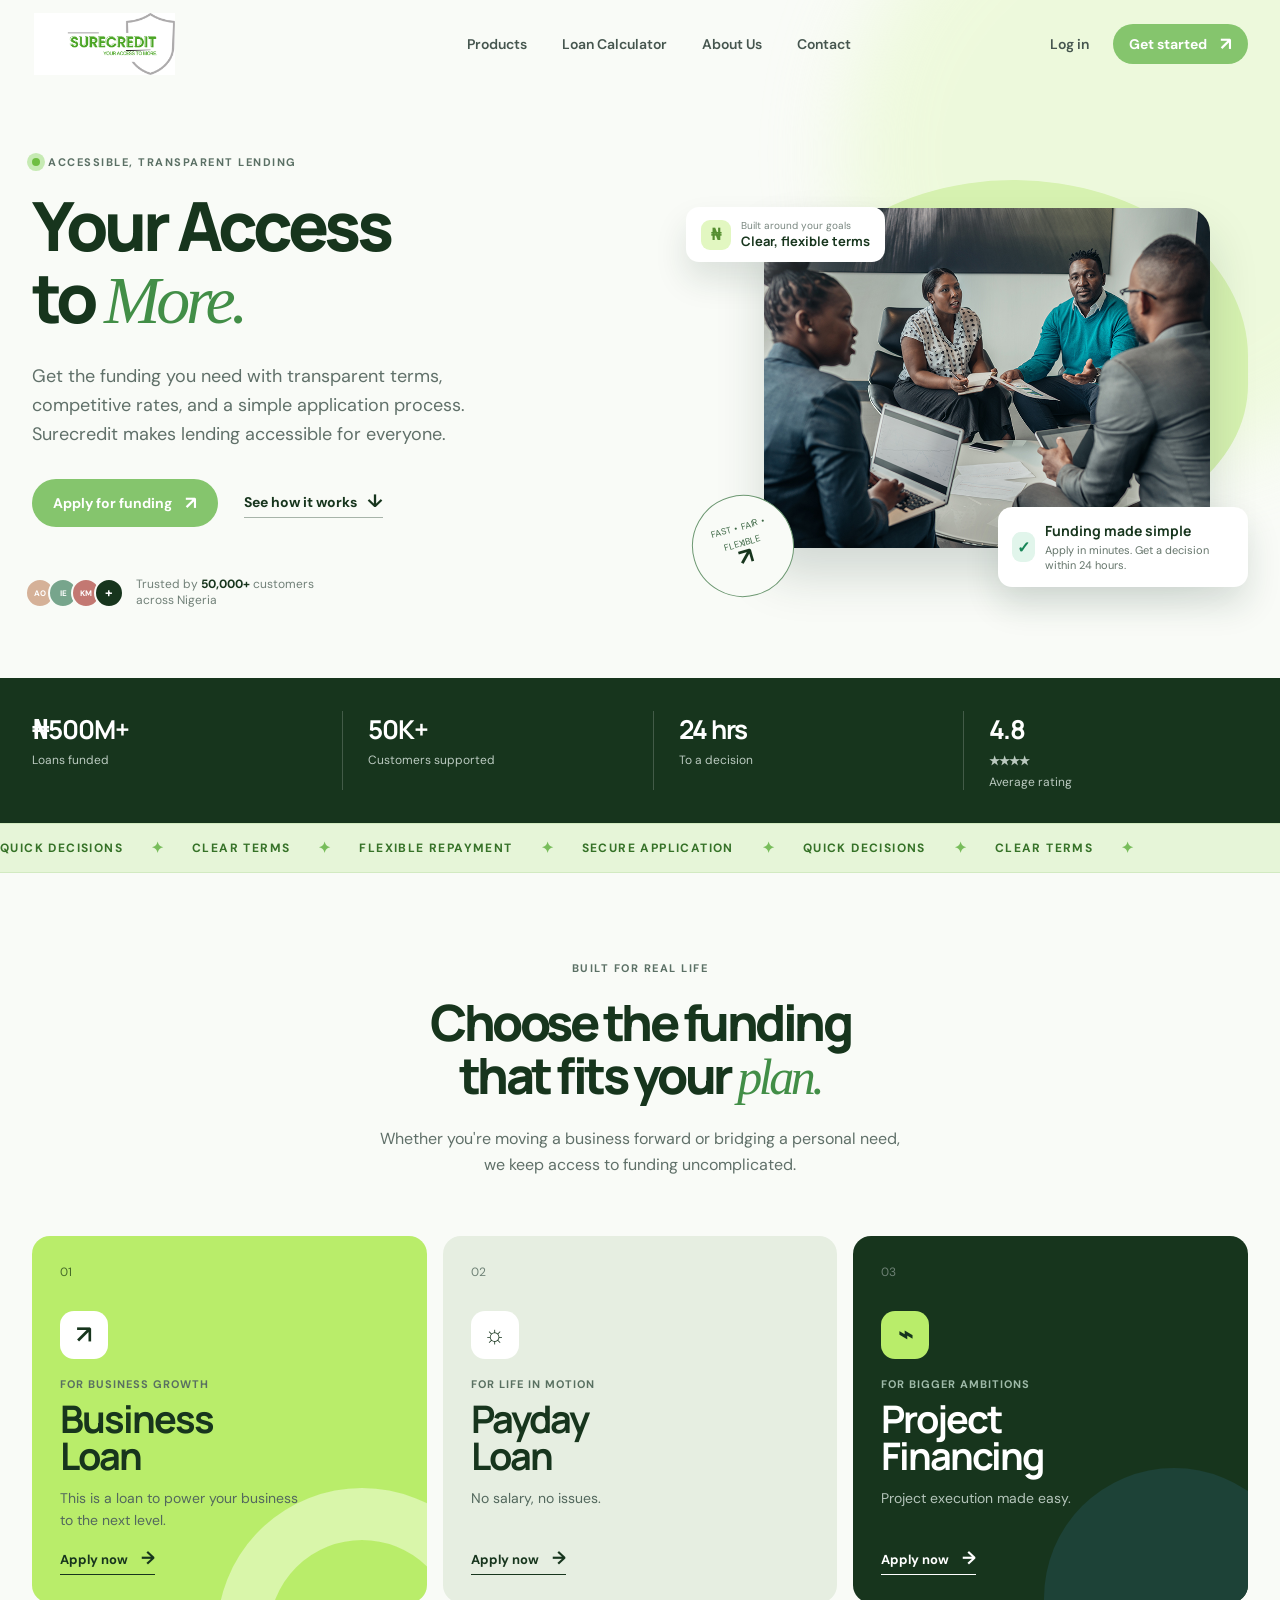
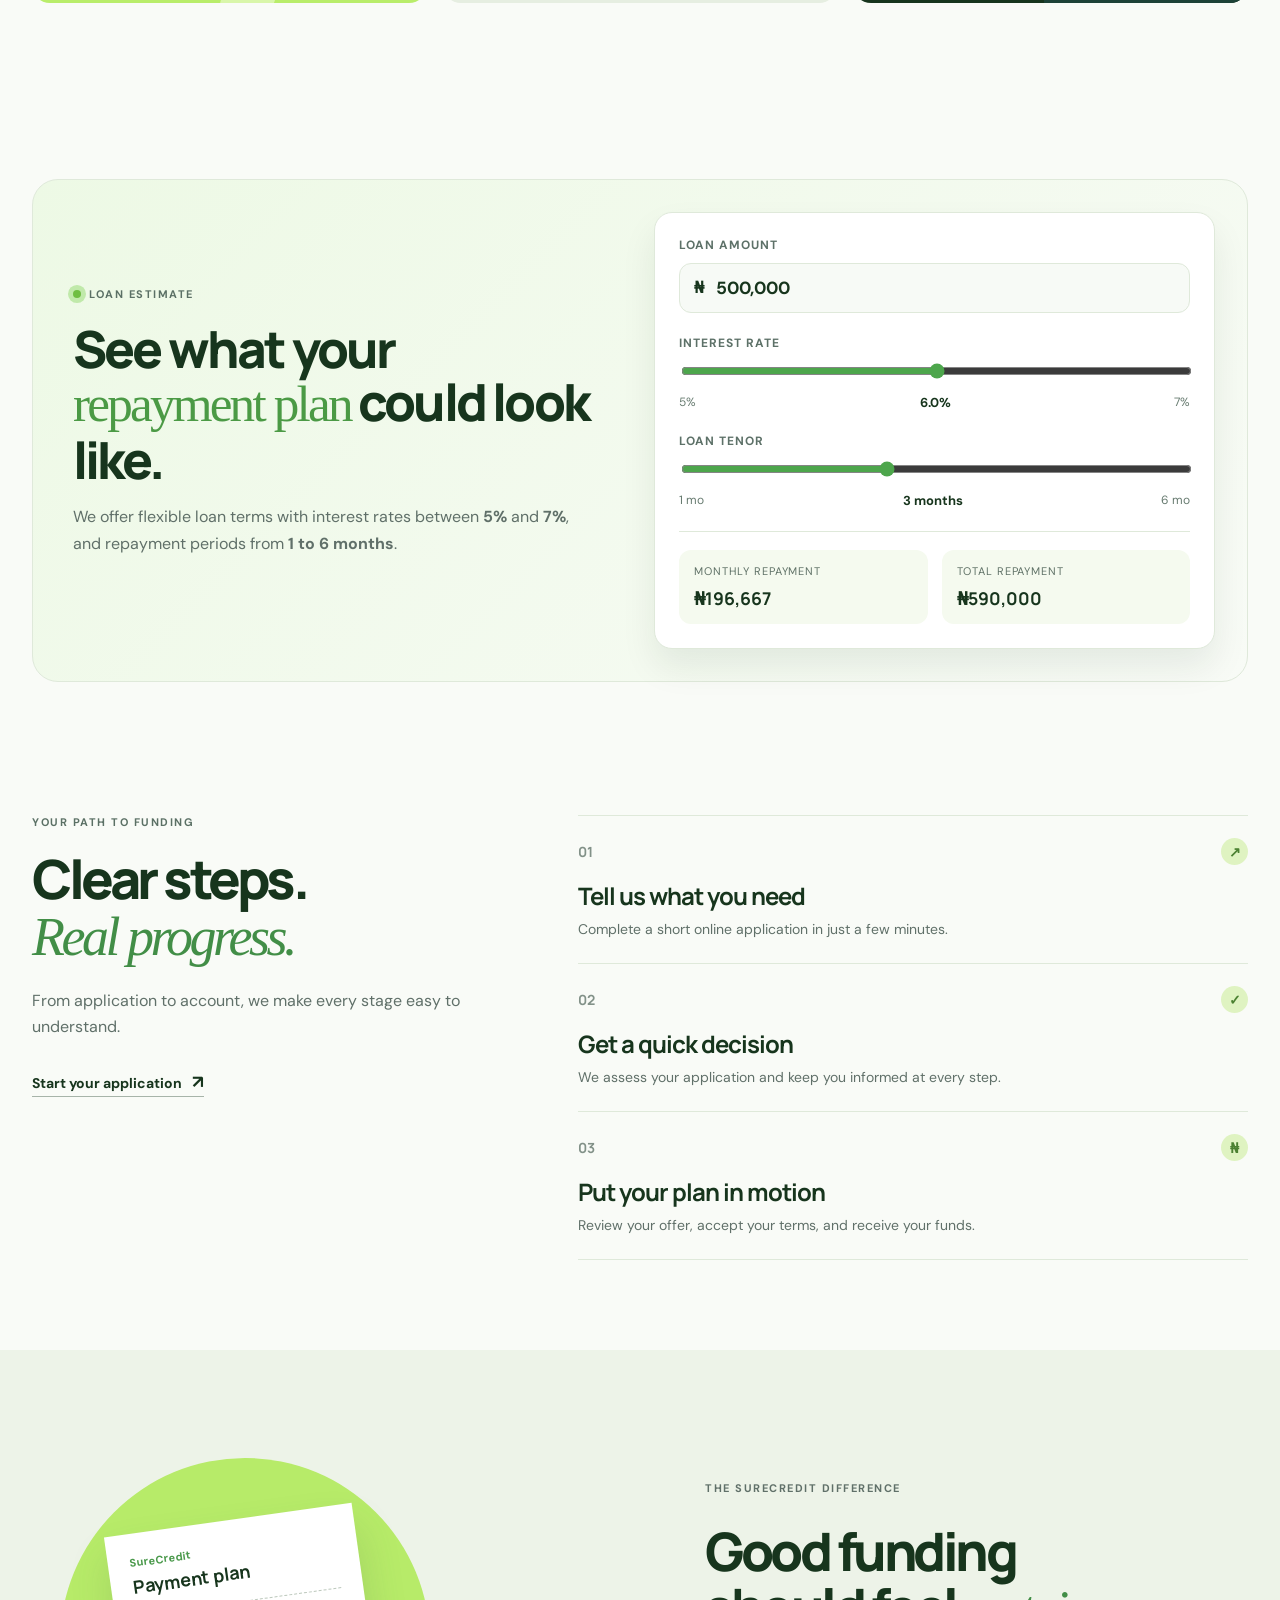
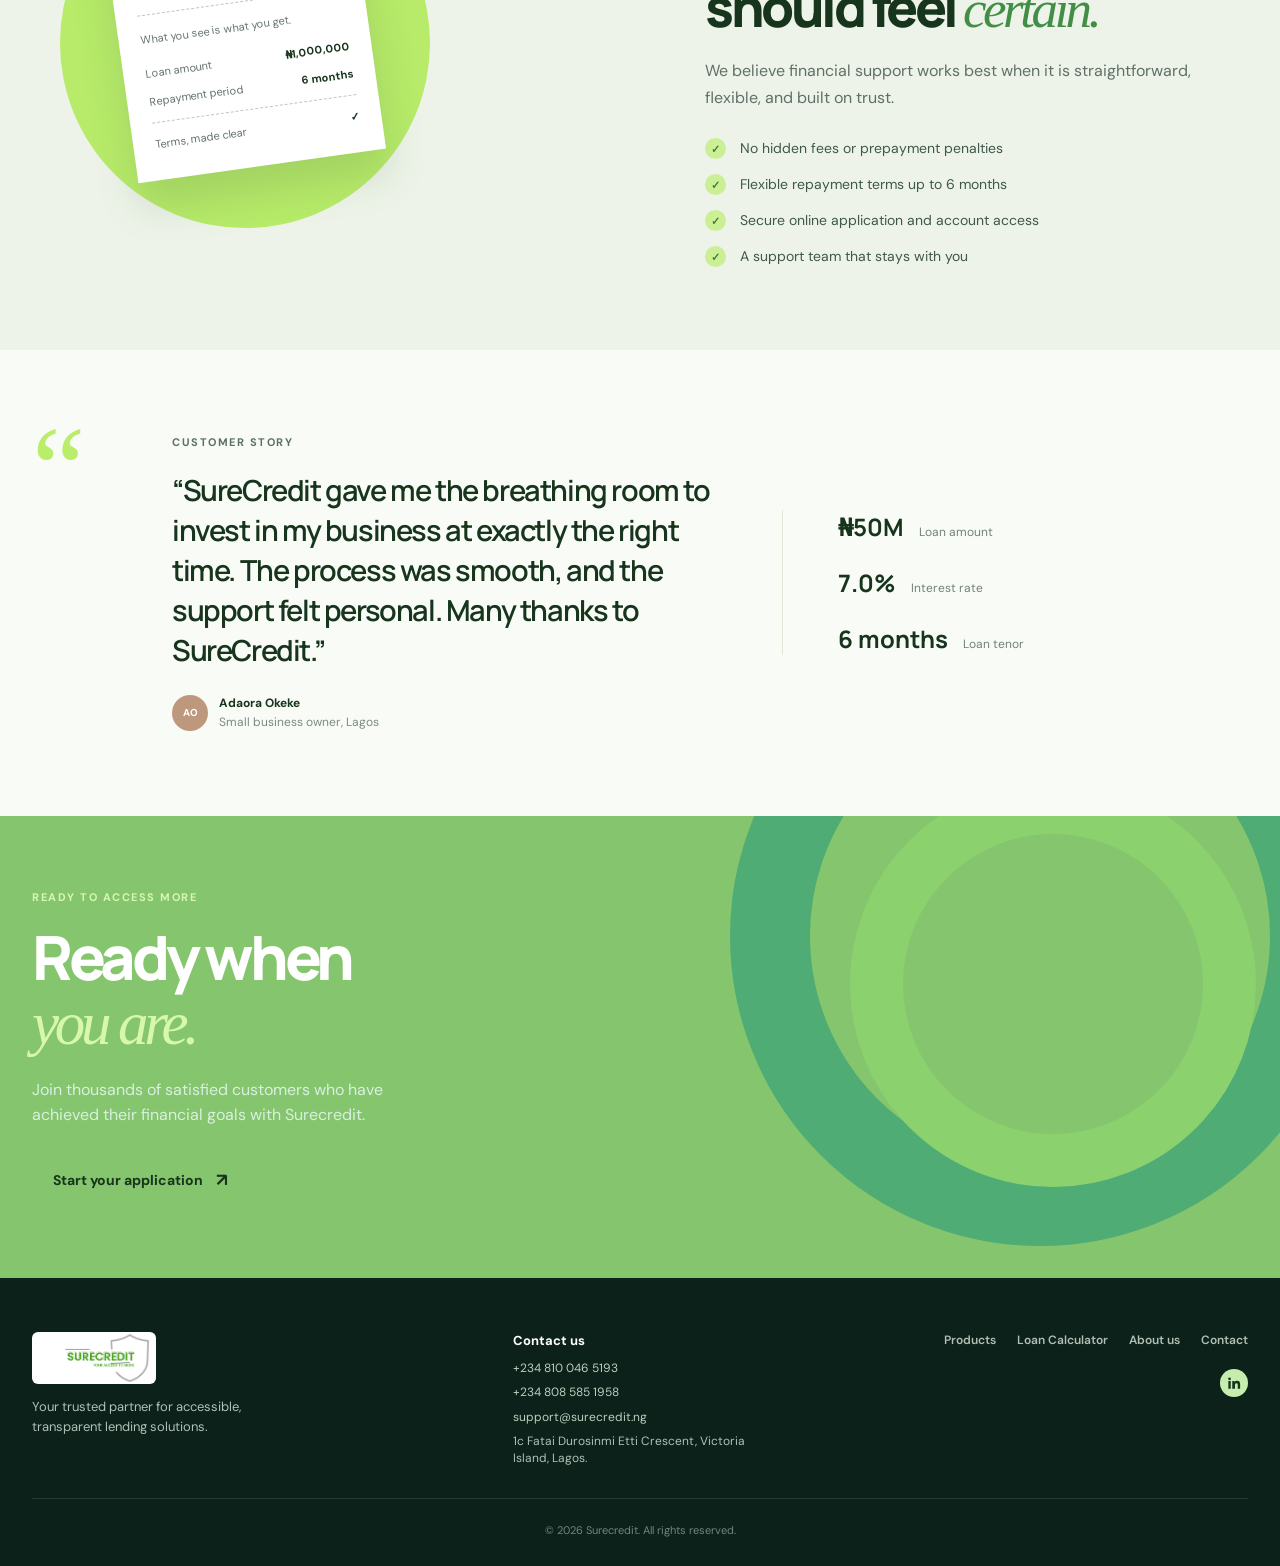
<file: index.html>
<!doctype html>
<html lang="en">
  <head>
    <meta charset="UTF-8" />
    <meta name="viewport" content="width=device-width, initial-scale=1.0" />
    <meta
      name="description"
      content="SureCredit makes transparent, flexible funding accessible to Nigerian businesses and individuals."
    />
    <title>SureCredit - Your Access to More.</title>
    <link rel="icon" type="image/png" sizes href="assets/SC LOGO - favicon.png" />
    <link rel="preconnect" href="https://fonts.googleapis.com" />
    <link rel="preconnect" href="https://fonts.gstatic.com" crossorigin />
    <link
      href="https://fonts.googleapis.com/css2?family=DM+Sans:wght@400;500;600;700&family=Manrope:wght@500;600;700;800&display=swap"
      rel="stylesheet"
    />
    <link rel="stylesheet" href="styles.css" />
  </head>

  <body>
    <div class="page-glow"></div>

    <header class="site-header" id="top">
      <a class="brand brand-image" href="index.html" aria-label="SureCredit home">
        <img src="assets/surecredit-logo.png" alt="SureCredit — Your access to more" />
      </a>

      <nav class="desktop-nav" aria-label="Primary navigation">
        <a href="#products">Products</a>
        <a href="#loan-calculator">Loan Calculator</a>
        <a href="about.html">About Us</a>
        <a href="contact.html">Contact</a>
      </nav>

      <div class="nav-actions">
        <a class="login-link" href="https://surecredit.lsq.app/">Log in</a>
        <a class="button button-small" href="https://surecredit.lsq.app/">
          Get started <span>↗</span>
        </a>
      </div>

      <button class="menu-button" type="button" aria-label="Open menu" aria-expanded="false">
        <i></i>
        <i></i>
      </button>
    </header>

    <nav class="mobile-nav" aria-label="Mobile navigation">
      <a href="#products">Products</a>
      <a href="#loan-calculator">Loan Calculator</a>
      <a href="about.html">About Us</a>
      <a href="contact.html">Contact</a>
      <a href="https://surecredit.lsq.app/">Log in</a>
      <a class="button" href="https://surecredit.lsq.app/">
        Get started <span>↗</span>
      </a>
    </nav>

    <main>
      <section class="hero">
        <div class="hero-copy reveal">
          <p class="eyebrow"><span class="pulse"></span> Accessible, transparent lending</p>
          <h1>
            Your Access<br />
            to <em>More.</em>
          </h1>
          <p class="hero-text">
            Get the funding you need with transparent terms, competitive rates, and a simple
            application process. Surecredit makes lending accessible for everyone.
          </p>

          <div class="hero-actions">
            <a class="button" href="https://surecredit.lsq.app/">
              Apply for funding <span>↗</span>
            </a>
            <a class="text-link" href="#how-it-works">
              See how it works <b>↓</b>
            </a>
          </div>

          <div class="trust-row">
            <div class="avatars">
              <span>AO</span>
              <span>IE</span>
              <span>KM</span>
              <span>+</span>
            </div>
            <p>
              Trusted by <strong>50,000+</strong> customers<br />
              across Nigeria
            </p>
          </div>
        </div>

        <div class="hero-art hero-photo reveal reveal-delay">
          <div class="photo-backdrop"></div>
          <img
            src="assets/heroimage.jpg"
            alt="Business people discussing financial plans"
          />
          <div class="hero-photo-message">
            <span class="check">✓</span>
            <div>
              <strong>Funding made simple</strong>
              <small>Apply in minutes. Get a decision within 24 hours.</small>
            </div>
          </div>
          <div class="floating-card rate-card">
            <span class="mini-icon">₦</span>
            <div>
              <small>Built around your goals</small>
              <strong>Clear, flexible terms</strong>
            </div>
          </div>
          <div class="round-seal">
            <span>FAST</span>
            <span>•</span>
            <span>FAIR</span>
            <span>•</span>
            <span>FLEXIBLE</span>
            <b>↗</b>
          </div>
        </div>
      </section>

      <section class="numbers" aria-label="SureCredit highlights">
        <div>
          <strong data-count="500">₦500M+</strong>
          <span>Loans funded</span>
        </div>
        <div>
          <strong data-count="50000">50K+</strong>
          <span>Customers supported</span>
        </div>
        <div>
          <strong>24 hrs</strong>
          <span>To a decision</span>
        </div>
        <div>
          <strong>4.8<span class="star">★★★★</span></strong>
          <span>Average rating</span>
        </div>
      </section>

      <div class="benefit-ticker" aria-label="Surecredit benefits">
        <div>
          <span>Quick decisions</span>
          <b>✦</b>
          <span>Clear terms</span>
          <b>✦</b>
          <span>Flexible repayment</span>
          <b>✦</b>
          <span>Secure application</span>
          <b>✦</b>
          <span>Quick decisions</span>
          <b>✦</b>
          <span>Clear terms</span>
          <b>✦</b>
        </div>
      </div>

      <section class="products section" id="products">
        <div class="section-heading reveal">
          <p class="eyebrow">Built for real life</p>
          <h2>
            Choose the funding<br />
            that fits your <em>plan.</em>
          </h2>
          <p>
            Whether you're moving a business forward or bridging a personal need, we keep access
            to funding uncomplicated.
          </p>
        </div>

        <div class="product-grid">
          <article class="product-card featured reveal">
            <div class="product-number">01</div>
            <span class="product-icon">↗</span>
            <p class="card-label">For business growth</p>
            <h3>
              Business<br />
              Loan
            </h3>
            <p>This is a loan to power your business to the next level.</p>
            <a href="https://surecredit.lsq.app/login?redirect=/loans">
              Apply now <b>→</b>
            </a>
            <div class="card-swoop"></div>
          </article>

          <article class="product-card reveal reveal-delay">
            <div class="product-number">02</div>
            <span class="product-icon">☼</span>
            <p class="card-label">For life in motion</p>
            <h3>
              Payday<br />
              Loan
            </h3>
            <p>No salary, no issues.</p>
            <a href="https://surecredit.lsq.app/login?redirect=/loans">
              Apply now <b>→</b>
            </a>
          </article>

          <article class="product-card dark reveal reveal-delay-2">
            <div class="product-number">03</div>
            <span class="product-icon">⌁</span>
            <p class="card-label">For bigger ambitions</p>
            <h3>
              Project<br />
              Financing
            </h3>
            <p>Project execution made easy.</p>
            <a href="https://surecredit.lsq.app/login?redirect=/loans">
              Apply now <b>→</b>
            </a>
            <div class="dark-circle"></div>
          </article>
        </div>
      </section>

      <section class="loan-calculator section" id="loan-calculator" aria-labelledby="loan-calculator-title">
        <div class="calculator-wrap reveal">
          <div class="calculator-copy">
            <p class="eyebrow"><span class="pulse"></span> Loan estimate</p>
            <h2 id="loan-calculator-title">
              See what your<br />
              <em>repayment plan</em> could look like.
            </h2>
            <p>
              We offer flexible loan terms with interest rates between <strong>5%</strong> and
              <strong>7%</strong>, and repayment periods from <strong>1 to 6 months</strong>.
            </p>
          </div>

          <div class="calculator-panel">
            <div class="calculator-field">
              <label for="loan-amount">Loan amount</label>
              <div class="currency-field">
                <span>₦</span>
                <input id="loan-amount" type="text" inputmode="numeric" value="500,000" />
              </div>
            </div>

            <div class="calculator-field">
              <label for="interest-rate">Interest rate</label>
              <input id="interest-rate" type="range" min="5" max="7" step="0.5" value="6" />
              <div class="slider-meta">
                <span>5%</span>
                <strong id="rate-value">6%</strong>
                <span>7%</span>
              </div>
            </div>

            <div class="calculator-field">
              <label for="loan-tenor">Loan tenor</label>
              <input id="loan-tenor" type="range" min="1" max="6" step="1" value="3" />
              <div class="slider-meta">
                <span>1 mo</span>
                <strong id="tenor-value">3 months</strong>
                <span>6 mo</span>
              </div>
            </div>

            <div class="calculator-results">
              <div>
                <span>Monthly repayment</span>
                <strong id="monthly-repayment">₦0</strong>
              </div>
              <div>
                <span>Total repayment</span>
                <strong id="total-repayment">₦0</strong>
              </div>
            </div>
          </div>
        </div>
      </section>

      <section class="process section" id="how-it-works">
        <div class="process-intro reveal">
          <p class="eyebrow">Your path to funding</p>
          <h2>
            Clear steps.<br />
            <em>Real progress.</em>
          </h2>
          <p>From application to account, we make every stage easy to understand.</p>
          <a class="text-link" href="https://surecredit.lsq.app/">
            Start your application <b>↗</b>
          </a>
        </div>

        <div class="steps">
          <article class="step reveal">
            <div class="step-head">
              <span>01</span>
              <i>↗</i>
            </div>
            <h3>Tell us what you need</h3>
            <p>Complete a short online application in just a few minutes.</p>
          </article>

          <article class="step reveal reveal-delay">
            <div class="step-head">
              <span>02</span>
              <i>✓</i>
            </div>
            <h3>Get a quick decision</h3>
            <p>We assess your application and keep you informed at every step.</p>
          </article>

          <article class="step reveal reveal-delay-2">
            <div class="step-head">
              <span>03</span>
              <i>₦</i>
            </div>
            <h3>Put your plan in motion</h3>
            <p>Review your offer, accept your terms, and receive your funds.</p>
          </article>
        </div>
      </section>

      <section class="why section" id="why-us">
        <div class="why-visual reveal">
          <div class="visual-frame">
            <div class="receipt">
              <div>
                <span>SureCredit</span>
                <b>Payment plan</b>
              </div>
              <hr />
              <p>What you see is what you get.</p>
              <div class="receipt-line">
                <span>Loan amount</span>
                <b>₦1,000,000</b>
              </div>
              <div class="receipt-line">
                <span>Repayment period</span>
                <b>6 months</b>
              </div>
              <div class="receipt-line total">
                <span>Terms, made clear</span>
                <b>✓</b>
              </div>
            </div>
          </div>
        </div>

        <div class="why-copy reveal reveal-delay">
          <p class="eyebrow">The SureCredit difference</p>
          <h2>
            Good funding<br />
            should feel <em>certain.</em>
          </h2>
          <p>
            We believe financial support works best when it is straightforward, flexible, and built
            on trust.
          </p>
          <ul>
            <li><span>✓</span> No hidden fees or prepayment penalties</li>
            <li><span>✓</span> Flexible repayment terms up to 6 months</li>
            <li><span>✓</span> Secure online application and account access</li>
            <li><span>✓</span> A support team that stays with you</li>
          </ul>
        </div>
      </section>

      <section class="testimonial section">
        <div class="quote-mark">“</div>

        <div class="testimonial-copy reveal">
          <p class="eyebrow">Customer story</p>
          <blockquote>
            “SureCredit gave me the breathing room to invest in my business at exactly the right
            time. The process was smooth, and the support felt personal. Many thanks to
            SureCredit.”
          </blockquote>
          <div class="person">
            <div class="person-initials">AO</div>
            <p>
              <strong>Adaora Okeke</strong>
              <span>Small business owner, Lagos</span>
            </p>
          </div>
        </div>

        <div class="testimonial-data reveal reveal-delay">
          <div>
            <strong>₦50M</strong>
            <span>Loan amount</span>
          </div>
          <div>
            <strong>7.0%</strong>
            <span>Interest rate</span>
          </div>
          <div>
            <strong>6 months</strong>
            <span>Loan tenor</span>
          </div>
        </div>
      </section>

      <section class="cta">
        <div class="cta-pattern"></div>
        <div class="reveal">
          <p class="eyebrow light">Ready to Access More</p>
          <h2>
            Ready when<br />
            <em>you are.</em>
          </h2>
          <p>
            Join thousands of satisfied customers who have achieved their financial goals with
            Surecredit.
          </p>
          <a class="button button-light" href="https://surecredit.lsq.app/">
            Start your application <span>↗</span>
          </a>
        </div>
      </section>
    </main>

    <footer>
      <div class="footer-brand">
        <a class="brand brand-image brand-footer" href="index.html">
          <img src="assets/surecredit-logo.png" alt="SureCredit" />
        </a>
        <p>Your trusted partner for accessible, transparent lending solutions.</p>
      </div>

      <div class="footer-contact">
        <p><strong>Contact us</strong></p>
        <a href="tel:+2348100465193">+234 810 046 5193</a>
        <a href="tel:+2348085851958">+234 808 585 1958</a>
        <a href="mailto:support@surecredit.ng">support@surecredit.ng</a>
        <span>1c Fatai Durosinmi Etti Crescent, Victoria Island, Lagos.</span>
      </div>

      <div class="footer-links">
        <a href="#products">Products</a>
        <a href="#loan-calculator">Loan Calculator</a>
        <a href="about.html">About us</a>
        <a href="contact.html">Contact</a>
        <a class="linkedin-link" href="https://ng.linkedin.com/company/surecredit-ng" aria-label="Surecredit on LinkedIn">
          <svg viewBox="0 0 24 24" aria-hidden="true">
            <path d="M5.3 3.6a2.1 2.1 0 1 1 0 4.2 2.1 2.1 0 0 1 0-4.2ZM3.5 9h3.6v11.5H3.5V9Zm5.9 0h3.4v1.6h.1c.5-.9 1.6-2 3.7-2 3.9 0 4.6 2.5 4.6 5.9v6h-3.6v-5.3c0-1.3 0-3-1.9-3s-2.2 1.4-2.2 2.9v5.5H9.4V9Z" />
          </svg>
        </a>
      </div>

      <small>© 2026 Surecredit. All rights reserved.</small>
    </footer>

    <script src="app.js"></script>
  </body>
</html>
</file>
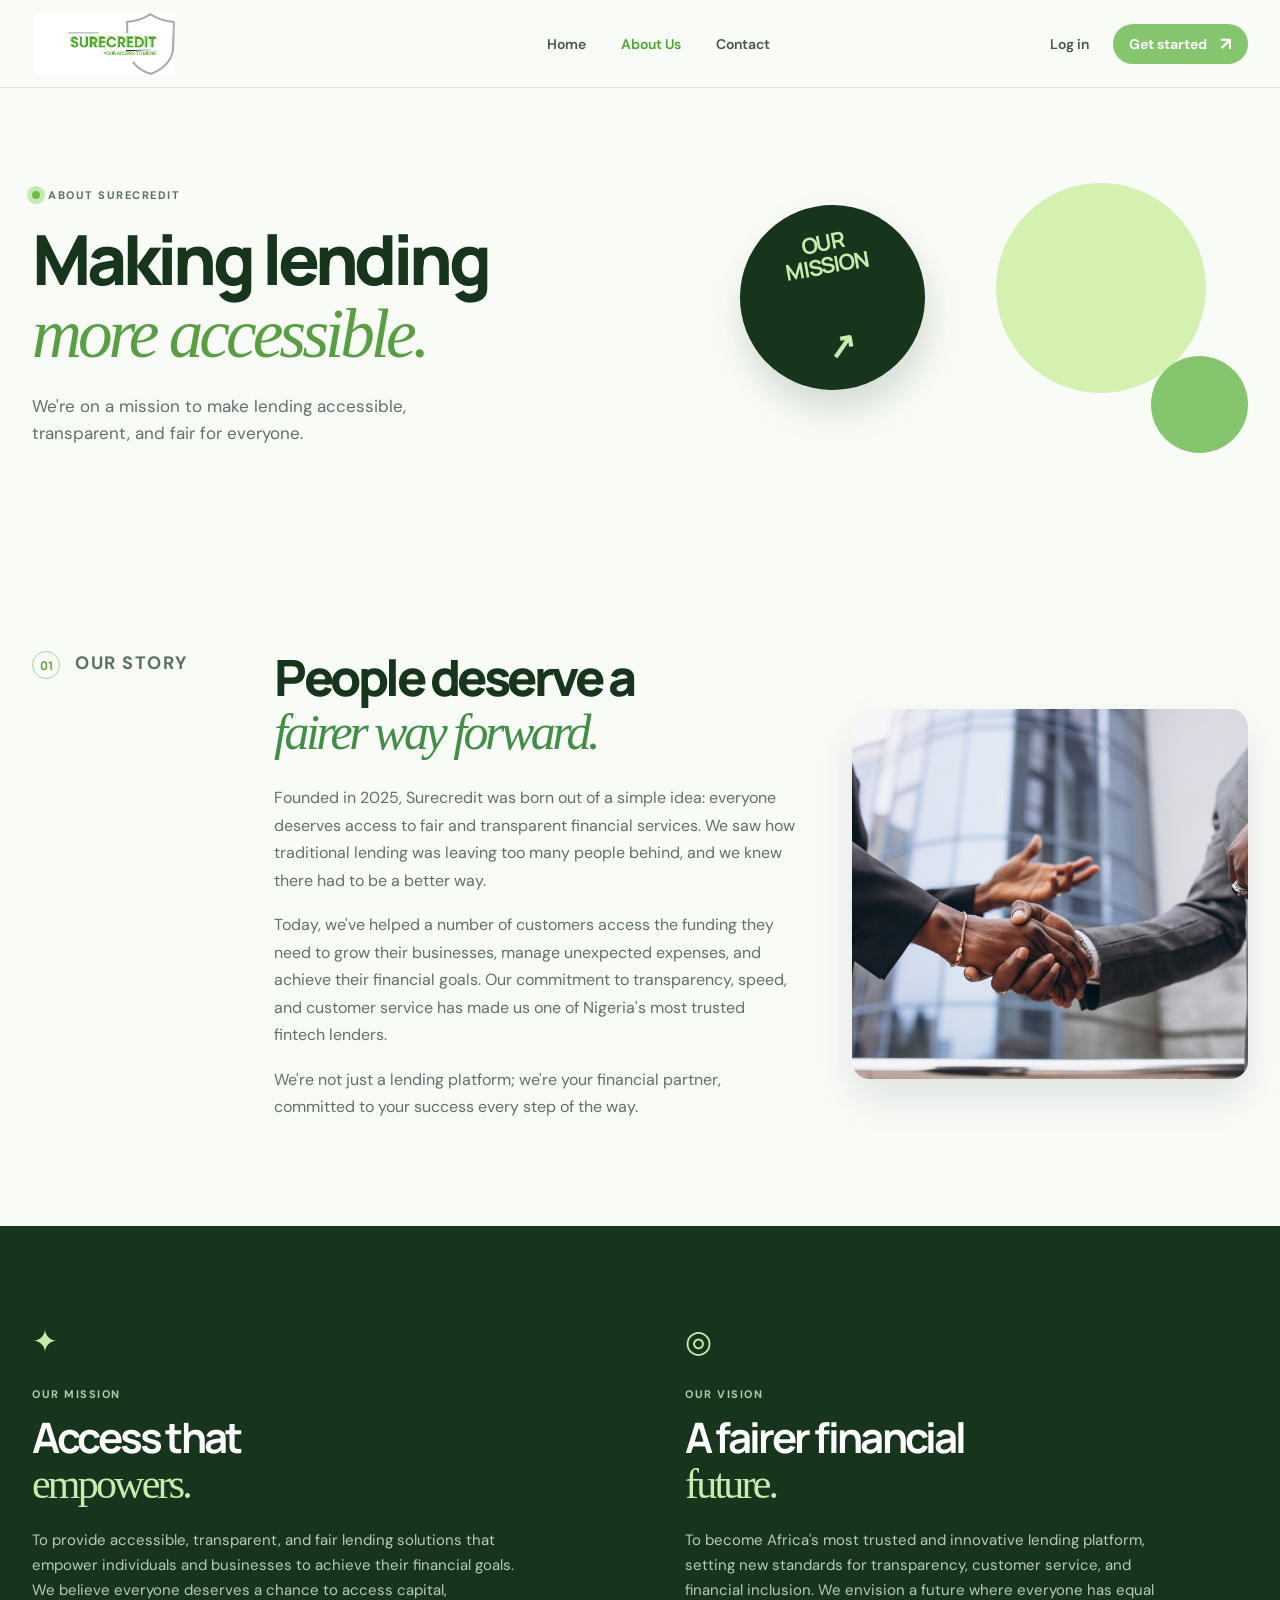
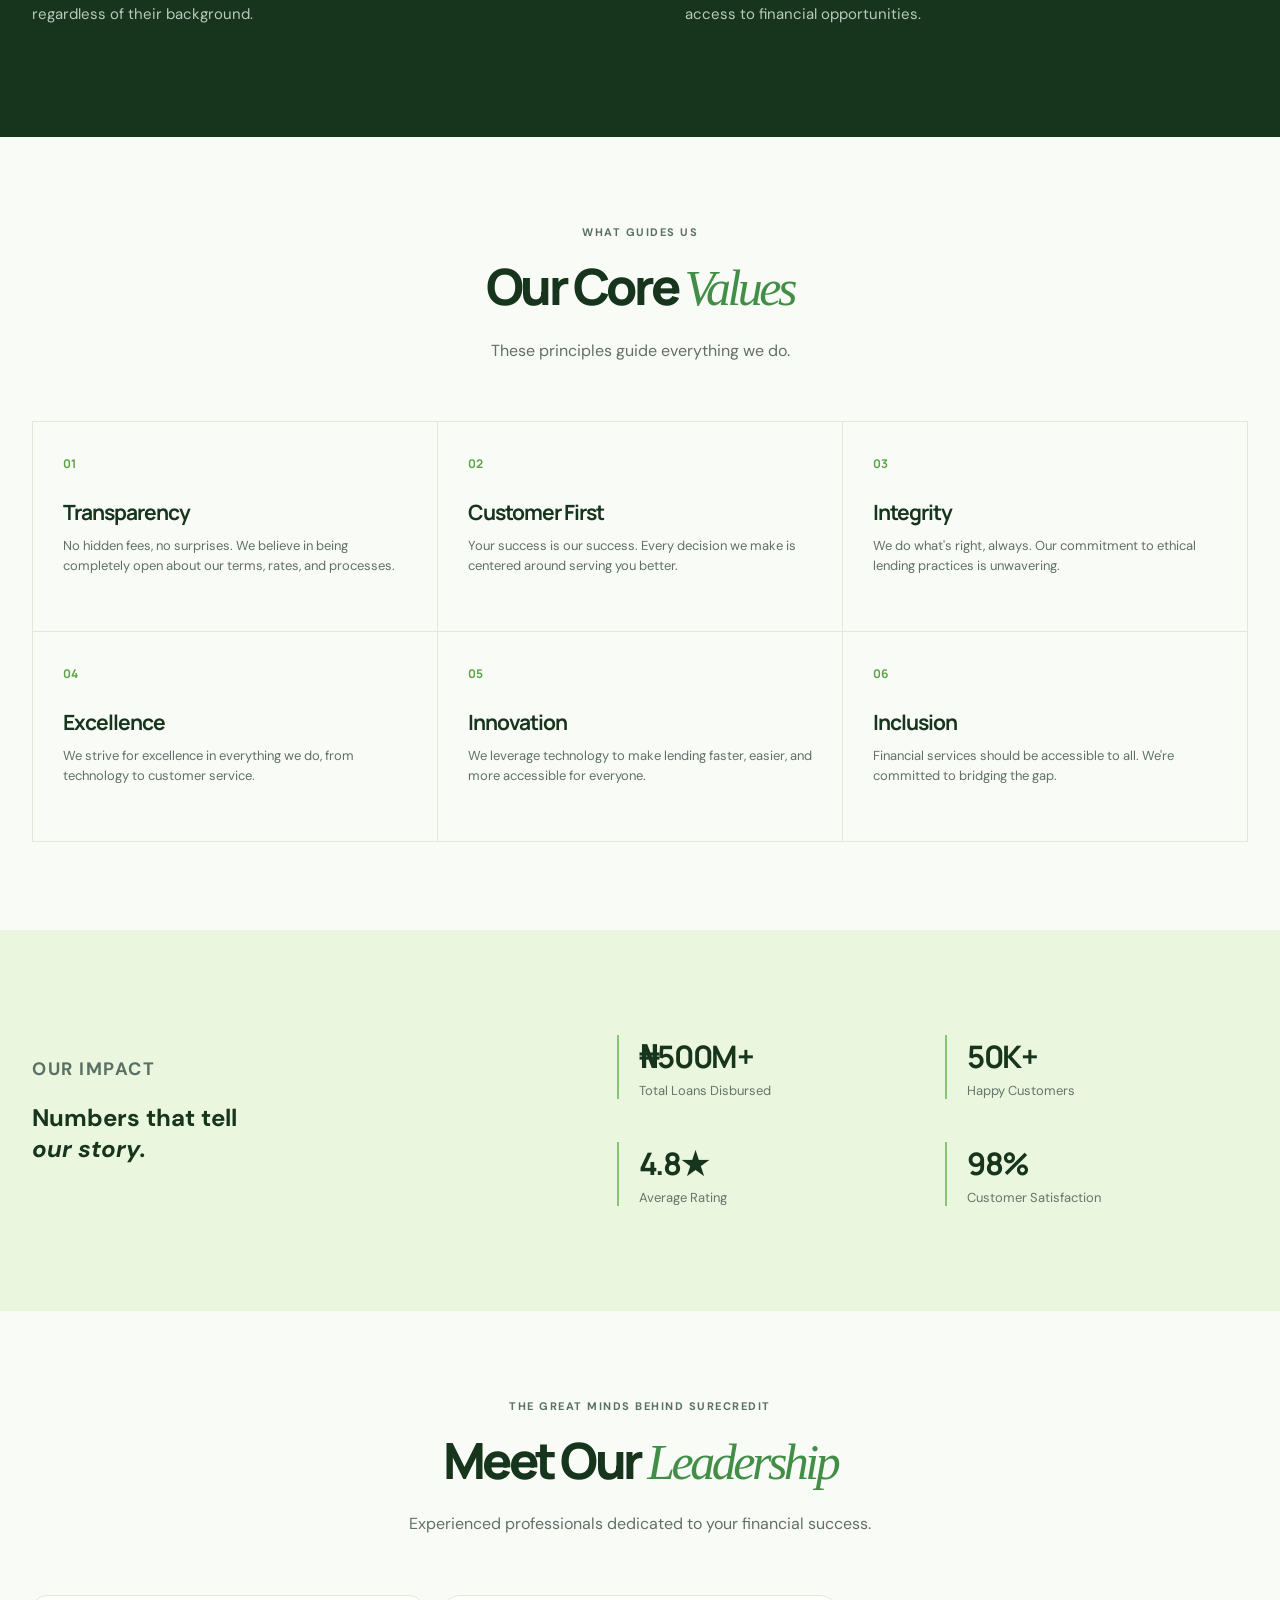
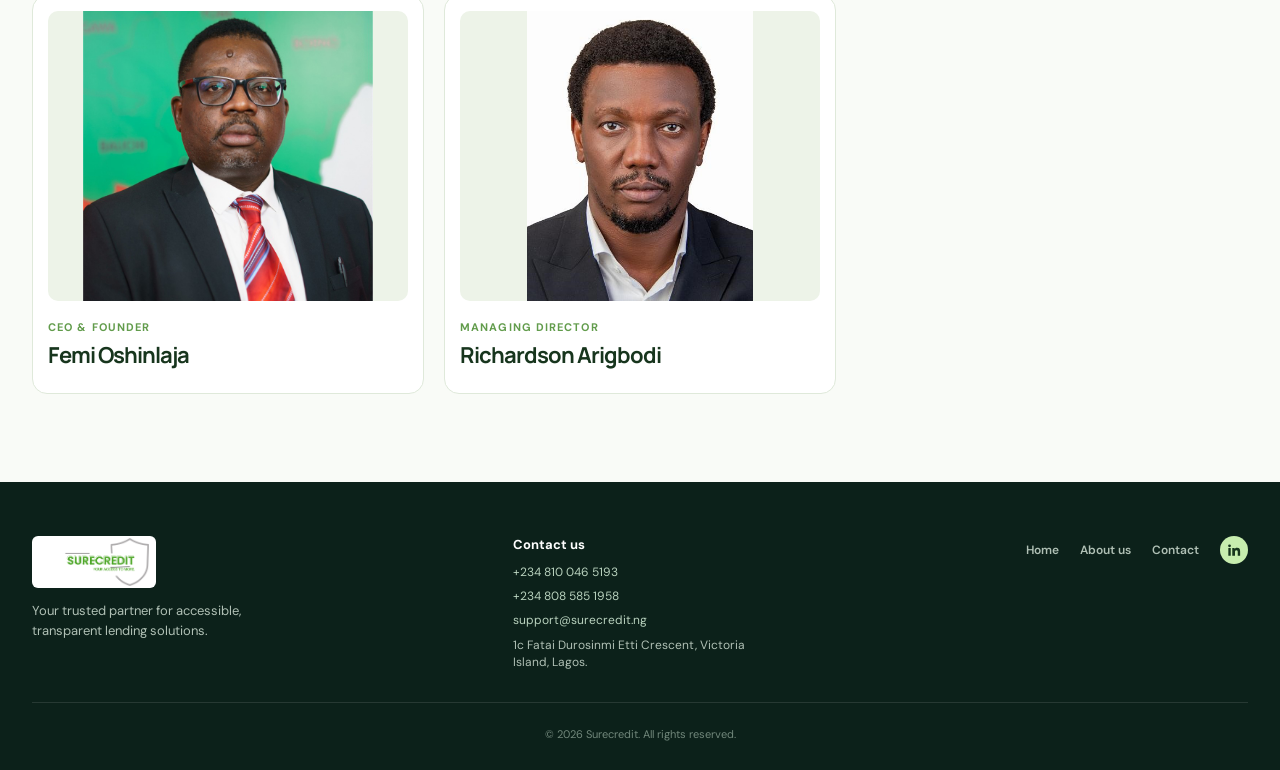
<file: about.html>
<!doctype html>
<html lang="en">
  <head>
    <meta charset="UTF-8" />
    <meta name="viewport" content="width=device-width, initial-scale=1.0" />
    <meta
      name="description"
      content="Learn about Surecredit, our mission, values, and impact."
    />
    <title>About Surecredit</title>
    <link rel="icon" type="image/png" sizes href="assets/SC LOGO - favicon.png" />
    <link rel="preconnect" href="https://fonts.googleapis.com" />
    <link rel="preconnect" href="https://fonts.gstatic.com" crossorigin />
    <link
      href="https://fonts.googleapis.com/css2?family=DM+Sans:wght@400;500;600;700&family=Manrope:wght@500;600;700;800&display=swap"
      rel="stylesheet"
    />
    <link rel="stylesheet" href="styles.css" />
  </head>

  <body>
    <header class="site-header inner-header">
      <a class="brand brand-image" href="index.html">
        <img src="assets/surecredit-logo.png" alt="SureCredit — Your access to more" />
      </a>

      <nav class="desktop-nav" aria-label="Primary navigation">
        <a href="index.html">Home</a>
        <a class="active" href="about.html">About Us</a>
        <a href="contact.html">Contact</a>
      </nav>

      <div class="nav-actions">
        <a class="login-link" href="https://surecredit.lsq.app/">Log in</a>
        <a class="button button-small" href="https://surecredit.lsq.app/">
          Get started <span>↗</span>
        </a>
      </div>

      <button class="menu-button" type="button" aria-label="Open menu" aria-expanded="false">
        <i></i>
        <i></i>
      </button>
    </header>

    <nav class="mobile-nav" aria-label="Mobile navigation">
      <a href="index.html">Home</a>
      <a href="about.html">About Us</a>
      <a href="contact.html">Contact</a>
      <a class="button" href="https://surecredit.lsq.app/">
        Get started <span>↗</span>
      </a>
    </nav>

    <main>
      <section class="page-hero">
        <div class="reveal">
          <p class="eyebrow"><span class="pulse"></span> About Surecredit</p>
          <h1>
            Making lending<br />
            <em>more accessible.</em>
          </h1>
          <p>
            We're on a mission to make lending accessible, transparent, and fair for everyone.
          </p>
        </div>

        <div class="page-hero-art reveal reveal-delay">
          <div class="mission-stamp">
            OUR<br />
            MISSION<br />
            <b>↗</b>
          </div>
          <div class="hero-bubble bubble-one"></div>
          <div class="hero-bubble bubble-two"></div>
        </div>
      </section>

      <section class="story section">
        <div class="section-kicker reveal">
          <span>01</span>
          <p class="eyebrow" style="font-size: 18px;">Our story</p>
        </div>

        <div class="story-copy reveal reveal-delay">
          <h2>
            People deserve a<br />
            <em>fairer way forward.</em>
          </h2>
          <p>
            Founded in 2025, Surecredit was born out of a simple idea: everyone deserves access
            to fair and transparent financial services. We saw how traditional lending was leaving
            too many people behind, and we knew there had to be a better way.
          </p>
          <p>
            Today, we've helped a number of customers access the funding they need to grow their
            businesses, manage unexpected expenses, and achieve their financial goals. Our
            commitment to transparency, speed, and customer service has made us one of Nigeria's
            most trusted fintech lenders.
          </p>
          <p>
            We're not just a lending platform; we're your financial partner, committed to your
            success every step of the way.
          </p>
        </div>

        <figure class="story-image reveal">
          <img
            src="assets/african-business-male-people-shaking-hands.jpg"
            alt="Business professionals shaking hands in a collaborative meeting"
          />
        </figure>
      </section>

      <section class="mission-vision">
        <article class="reveal">
          <span>✦</span>
          <p class="eyebrow">Our mission</p>
          <h2>
            Access that<br />
            <em>empowers.</em>
          </h2>
          <p>
            To provide accessible, transparent, and fair lending solutions that empower
            individuals and businesses to achieve their financial goals. We believe everyone
            deserves a chance to access capital, regardless of their background.
          </p>
        </article>

        <article class="reveal reveal-delay">
          <span>◎</span>
          <p class="eyebrow">Our vision</p>
          <h2>
            A fairer financial<br />
            <em>future.</em>
          </h2>
          <p>
            To become Africa's most trusted and innovative lending platform, setting new standards
            for transparency, customer service, and financial inclusion. We envision a future
            where everyone has equal access to financial opportunities.
          </p>
        </article>
      </section>

      <section class="values section">
        <div class="section-heading reveal">
          <p class="eyebrow">What guides us</p>
          <h2>Our Core <em>Values</em></h2>
          <p>These principles guide everything we do.</p>
        </div>

        <div class="value-grid">
          <article class="reveal">
            <b>01</b>
            <h3>Transparency</h3>
            <p>
              No hidden fees, no surprises. We believe in being completely open about our terms,
              rates, and processes.
            </p>
          </article>

          <article class="reveal reveal-delay">
            <b>02</b>
            <h3>Customer First</h3>
            <p>
              Your success is our success. Every decision we make is centered around serving you
              better.
            </p>
          </article>

          <article class="reveal reveal-delay-2">
            <b>03</b>
            <h3>Integrity</h3>
            <p>
              We do what's right, always. Our commitment to ethical lending practices is unwavering.
            </p>
          </article>

          <article class="reveal">
            <b>04</b>
            <h3>Excellence</h3>
            <p>
              We strive for excellence in everything we do, from technology to customer service.
            </p>
          </article>

          <article class="reveal reveal-delay">
            <b>05</b>
            <h3>Innovation</h3>
            <p>
              We leverage technology to make lending faster, easier, and more accessible for
              everyone.
            </p>
          </article>

          <article class="reveal reveal-delay-2">
            <b>06</b>
            <h3>Inclusion</h3>
            <p>
              Financial services should be accessible to all. We're committed to bridging the gap.
            </p>
          </article>
        </div>
      </section>

      <section class="impact">
        <div class="section-heading reveal">
          <p class="eyebrow" style="font-size: 18px;">Our Impact</p>
          <h2>
            Numbers that tell<br />
            <em>our story.</em>
          </h2>
        </div>

        <div class="impact-numbers reveal">
          <div>
            <strong>₦500M+</strong>
            <span>Total Loans Disbursed</span>
          </div>
          <div>
            <strong>50K+</strong>
            <span>Happy Customers</span>
          </div>
          <div>
            <strong>4.8★</strong>
            <span>Average Rating</span>
          </div>
          <div>
            <strong>98%</strong>
            <span>Customer Satisfaction</span>
          </div>
        </div>
      </section>

      <section class="leaders section">
        <div class="section-heading reveal">
          <p class="eyebrow">The Great Minds Behind Surecredit</p>
          <h2>
            Meet Our <em>Leadership</em>
          </h2>
          <p>Experienced professionals dedicated to your financial success.</p>
        </div>

        <div class="leader-grid">
          <article class="leader-card reveal">
            <div class="leader-photo">
              <img src="assets/FO.jpg" alt="Femi Oshinlaja" />
            </div>
            <p class="leader-role">CEO &amp; Founder</p>
            <h3>Femi Oshinlaja</h3>
          </article>

          <article class="leader-card reveal reveal-delay">
            <div class="leader-photo">
              <img src="assets/RA.jpg" alt="Richardson Arigbodi" />
            </div>
            <p class="leader-role">Managing Director</p>
            <h3>Richardson Arigbodi</h3>
          </article>

        </div>
      </section>
    </main>

    <footer>
      <div class="footer-brand">
        <a class="brand brand-image brand-footer" href="index.html">
          <img src="assets/surecredit-logo.png" alt="SureCredit" />
        </a>
        <p>Your trusted partner for accessible, transparent lending solutions.</p>
      </div>

      <div class="footer-contact">
        <p><strong>Contact us</strong></p>
        <a href="tel:+2348100465193">+234 810 046 5193</a>
        <a href="tel:+2348085851958">+234 808 585 1958</a>
        <a href="mailto:support@surecredit.ng">support@surecredit.ng</a>
        <span>1c Fatai Durosinmi Etti Crescent, Victoria Island, Lagos.</span>
      </div>

      <div class="footer-links">
        <a href="index.html">Home</a>
        <a href="about.html">About us</a>
        <a href="contact.html">Contact</a>
        <a class="linkedin-link" href="https://ng.linkedin.com/company/surecredit-ng" aria-label="Surecredit on LinkedIn">
          <svg viewBox="0 0 24 24" aria-hidden="true">
            <path
              d="M5.3 3.6a2.1 2.1 0 1 1 0 4.2 2.1 2.1 0 0 1 0-4.2ZM3.5 9h3.6v11.5H3.5V9Zm5.9 0h3.4v1.6h.1c.5-.9 1.6-2 3.7-2 3.9 0 4.6 2.5 4.6 5.9v6h-3.6v-5.3c0-1.3 0-3-1.9-3s-2.2 1.4-2.2 2.9v5.5H9.4V9Z"
            />
          </svg>
        </a>
      </div>

      <small>© 2026 Surecredit. All rights reserved.</small>
    </footer>

    <script src="app.js"></script>
  </body>
</html>
</file>
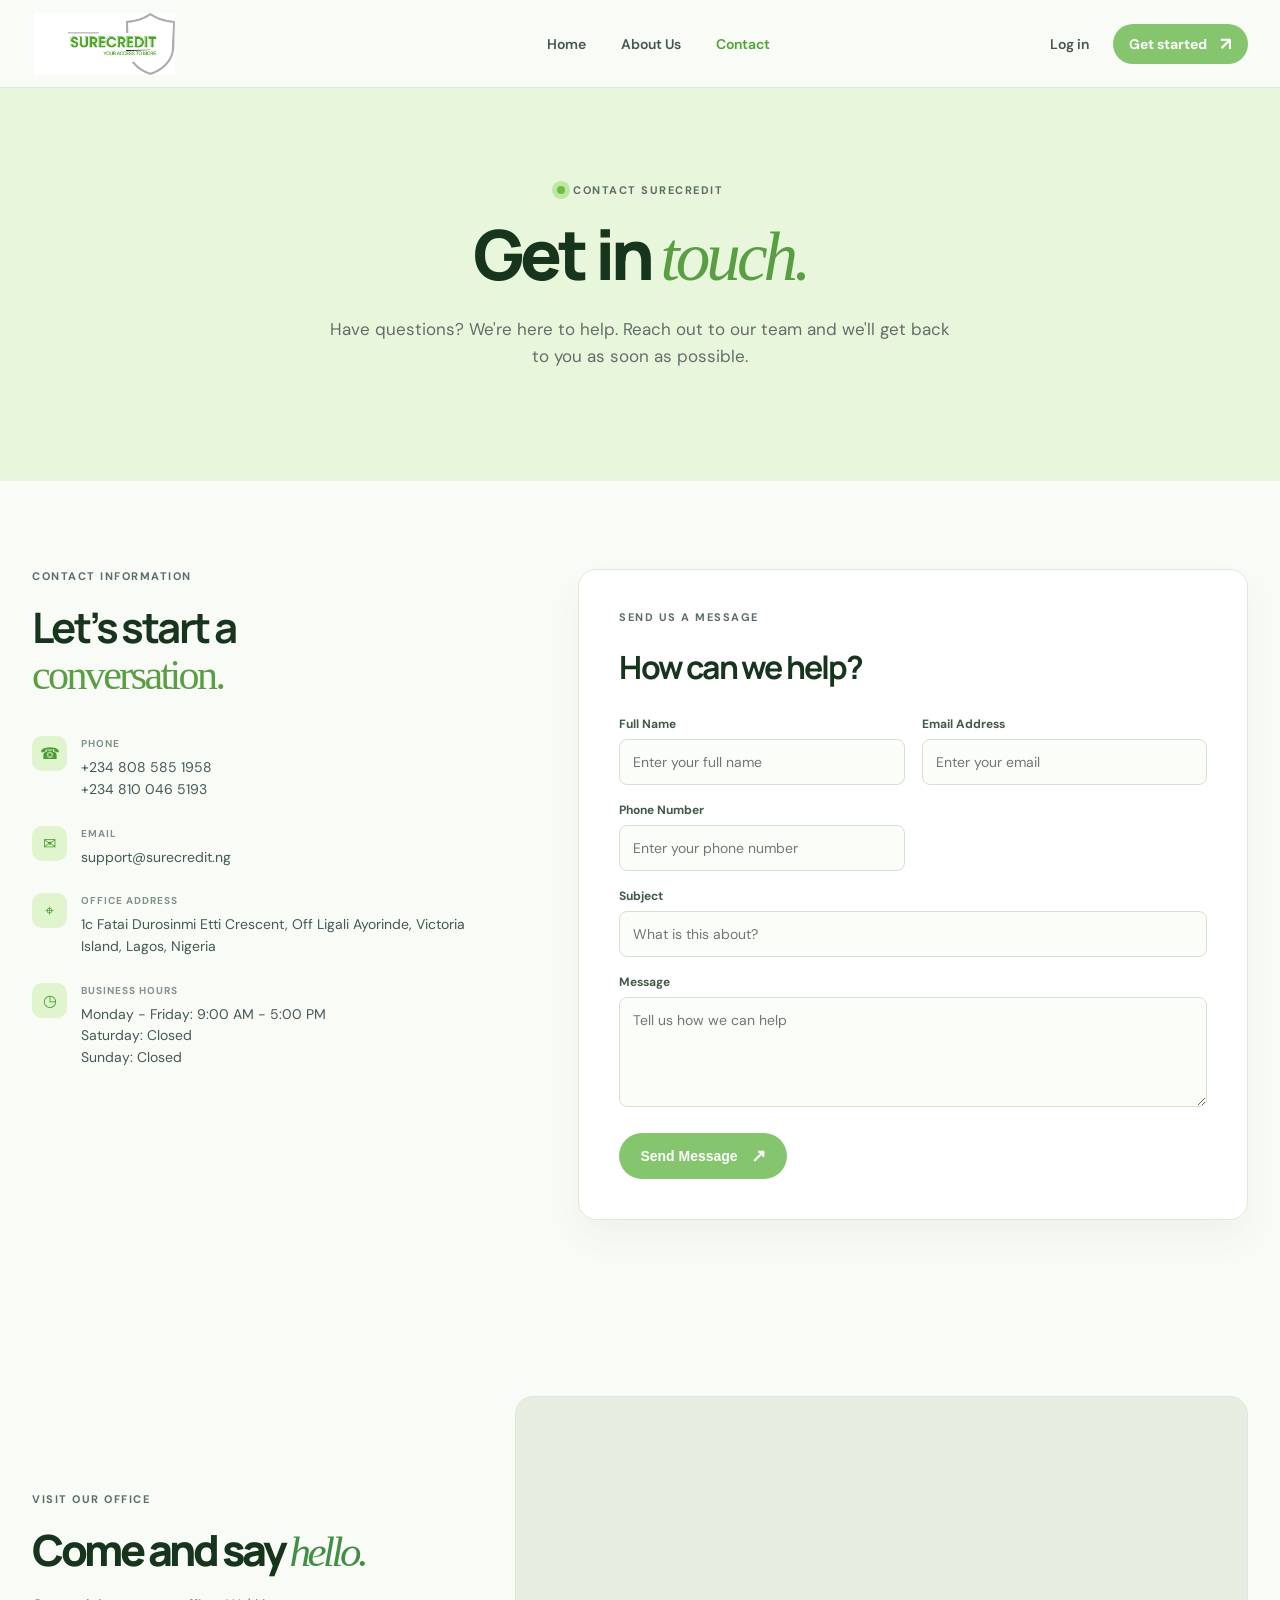
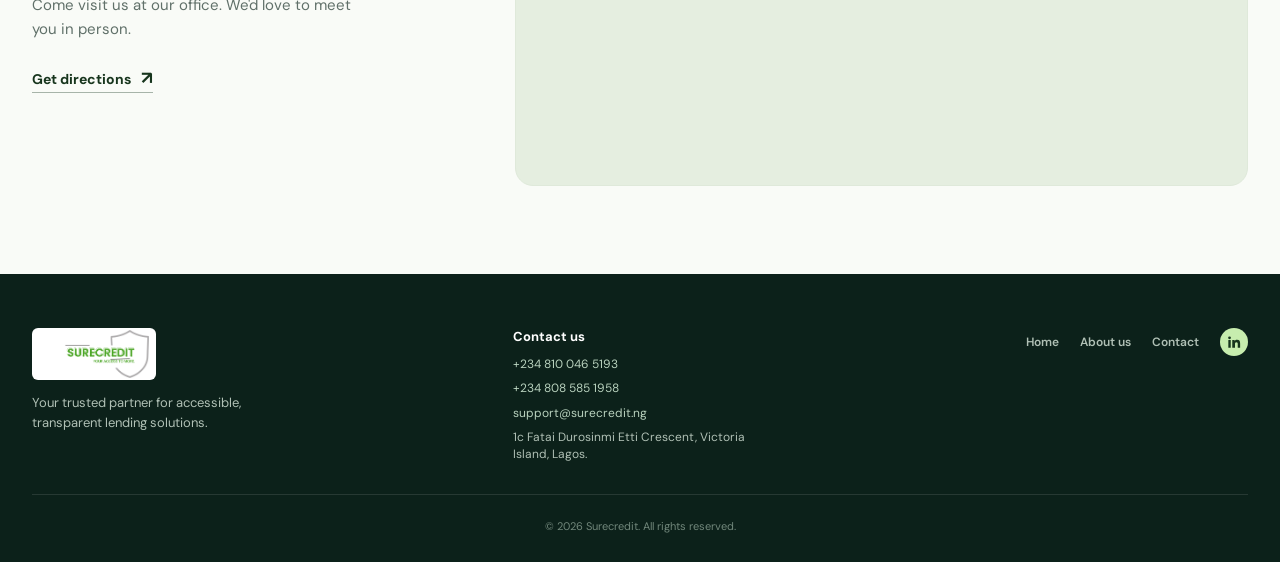
<file: contact.html>
﻿<!doctype html>
<html lang="en">
  <head>
    <meta charset="UTF-8" />
    <meta name="viewport" content="width=device-width, initial-scale=1.0" />
    <meta
      name="description"
      content="Contact Surecredit for assistance with your lending needs."
    />
    <title>Contact Surecredit</title>
    <link rel="icon" type="image/png" sizes href="assets/SC LOGO - favicon.png" />
    <link rel="preconnect" href="https://fonts.googleapis.com" />
    <link rel="preconnect" href="https://fonts.gstatic.com" crossorigin />
    <link
      href="https://fonts.googleapis.com/css2?family=DM+Sans:wght@400;500;600;700&family=Manrope:wght@500;600;700;800&display=swap"
      rel="stylesheet"
    />
    <link rel="stylesheet" href="styles.css" />
  </head>

  <body>
    <header class="site-header inner-header">
      <a class="brand brand-image" href="index.html">
        <img src="assets/surecredit-logo.png" alt="SureCredit — Your access to more" />
      </a>

      <nav class="desktop-nav" aria-label="Primary navigation">
        <a href="index.html">Home</a>
        <a href="about.html">About Us</a>
        <a class="active" href="contact.html">Contact</a>
      </nav>

      <div class="nav-actions">
        <a class="login-link" href="https://surecredit.lsq.app/">Log in</a>
        <a class="button button-small" href="https://surecredit.lsq.app/">
          Get started <span>↗</span>
        </a>
      </div>

      <button class="menu-button" type="button" aria-label="Open menu" aria-expanded="false">
        <i></i>
        <i></i>
      </button>
    </header>

    <nav class="mobile-nav" aria-label="Mobile navigation">
      <a href="index.html">Home</a>
      <a href="about.html">About Us</a>
      <a href="contact.html">Contact</a>
      <a class="button" href="https://surecredit.lsq.app/">
        Get started <span>↗</span>
      </a>
    </nav>

    <main>
      <section class="contact-hero">
        <div class="reveal">
          <p class="eyebrow"><span class="pulse"></span> Contact Surecredit</p>
          <h1>Get in <em>touch.</em></h1>
          <p>
            Have questions? We're here to help. Reach out to our team and we'll get back to you as
            soon as possible.
          </p>
        </div>
      </section>

      <section class="contact-content section">
        <aside class="contact-details reveal">
          <p class="eyebrow">Contact information</p>
          <h2>
            Let’s start a<br />
            <em>conversation.</em>
          </h2>

          <div class="contact-detail">
            <span>☎</span>
            <div>
              <small>Phone</small>
              <a href="tel:+2348085851958">+234 808 585 1958</a>
              <a href="tel:+2348100465193">+234 810 046 5193</a>
            </div>
          </div>

          <div class="contact-detail">
            <span>✉</span>
            <div>
              <small>Email</small>
              <a href="mailto:support@surecredit.ng">support@surecredit.ng</a>
            </div>
          </div>

          <div class="contact-detail">
            <span>⌖</span>
            <div>
              <small>Office Address</small>
              <p>1c Fatai Durosinmi Etti Crescent, Off Ligali Ayorinde, Victoria Island, Lagos, Nigeria</p>
            </div>
          </div>

          <div class="contact-detail">
            <span>◷</span>
            <div>
              <small>Business Hours</small>
              <p>
                Monday - Friday: 9:00 AM - 5:00 PM<br />
                Saturday: Closed<br />
                Sunday: Closed
              </p>
            </div>
          </div>
        </aside>

        <section class="contact-form-card reveal reveal-delay">
          <p class="eyebrow">Send Us a Message</p>
          <h2>How can we help?</h2>

          <form>
            <label>
              Full Name
              <input type="text" placeholder="Enter your full name" />
            </label>
            <label>
              Email Address
              <input type="email" placeholder="Enter your email" />
            </label>
            <label>
              Phone Number
              <input type="tel" placeholder="Enter your phone number" />
            </label>
            <label>
              Subject
              <input type="text" placeholder="What is this about?" />
            </label>
            <label>
              Message
              <textarea placeholder="Tell us how we can help"></textarea>
            </label>
            <button class="button" type="button">Send Message <span>↗</span></button>
          </form>
        </section>
      </section>

      <section class="visit section">
        <div class="visit-heading reveal">
          <p class="eyebrow">Visit Our Office</p>
          <h2>Come and say <em>hello.</em></h2>
          <p>Come visit us at our office. We'd love to meet you in person.</p>
          <a
            class="text-link"
            href="https://maps.google.com/?q=1c+Fatai+Durosinmi+Etti+Crescent+Victoria+Island+Lagos"
            target="_blank"
            rel="noreferrer"
          >
            Get directions <b>↗</b>
          </a>
        </div>

        <div class="map-frame reveal reveal-delay">
          <iframe
            src="https://www.google.com/maps?q=1c%20Fatai%20Durosinmi%20Etti%20Crescent%2C%20Victoria%20Island%2C%20Lagos&z=15&output=embed"
            loading="lazy"
            referrerpolicy="no-referrer-when-downgrade"
            title="Surecredit office location"
          ></iframe>
        </div>
      </section>
    </main>

    <footer>
      <div class="footer-brand">
        <a class="brand brand-image brand-footer" href="index.html">
          <img src="assets/surecredit-logo.png" alt="SureCredit" />
        </a>
        <p>Your trusted partner for accessible, transparent lending solutions.</p>
      </div>

      <div class="footer-contact">
        <p><strong>Contact us</strong></p>
        <a href="tel:+2348100465193">+234 810 046 5193</a>
        <a href="tel:+2348085851958">+234 808 585 1958</a>
        <a href="mailto:support@surecredit.ng">support@surecredit.ng</a>
        <span>1c Fatai Durosinmi Etti Crescent, Victoria Island, Lagos.</span>
      </div>

      <div class="footer-links">
        <a href="index.html">Home</a>
        <a href="about.html">About us</a>
        <a href="contact.html">Contact</a>
        <a class="linkedin-link" href="https://ng.linkedin.com/company/surecredit-ng" aria-label="Surecredit on LinkedIn">
          <svg viewBox="0 0 24 24" aria-hidden="true">
            <path d="M5.3 3.6a2.1 2.1 0 1 1 0 4.2 2.1 2.1 0 0 1 0-4.2ZM3.5 9h3.6v11.5H3.5V9Zm5.9 0h3.4v1.6h.1c.5-.9 1.6-2 3.7-2 3.9 0 4.6 2.5 4.6 5.9v6h-3.6v-5.3c0-1.3 0-3-1.9-3s-2.2 1.4-2.2 2.9v5.5H9.4V9Z" />
          </svg>
        </a>
      </div>

      <small>© 2026 Surecredit. All rights reserved.</small>
    </footer>

    <script src="app.js"></script>
  </body>
</html>
</file>
<file: styles.css>
:root {
  --ink: #10261f;
  --muted: #607069;
  --paper: #f7f7f2;
  --lime: #b9ed6a;
  --green: #178557;
  --dark: #112720;
  --line: #dfe4da;
  --serif: Manrope, Arial, sans-serif;
  --sans: 'DM Sans', Arial, sans-serif;
}

.hero-photo > img {
  translate: var(--photo-x, 0) var(--photo-y, 0);
  transition: translate 0.35s ease;
}

* {
  box-sizing: border-box;
}

html {
  scroll-behavior: smooth;
  max-width: 100%;
  overflow-x: hidden;
}

body {
  margin: 0;
  background: var(--paper);
  color: var(--ink);
  font-family: var(--sans);
  font-size: 16px;
  max-width: 100%;
  overflow-x: hidden;
}

img,
svg,
iframe,
video {
  max-width: 100%;
  display: block;
}

.page-glow {
  width: 48vw;
  height: 48vw;
  position: absolute;
  right: -14vw;
  top: -12vw;
  background: #e5f8c7;
  border-radius: 50%;
  filter: blur(40px);
  opacity: 0.55;
  pointer-events: none;
}

.site-header {
  max-width: 1300px;
  height: 88px;
  margin: auto;
  padding: 0 32px;
  display: flex;
  align-items: center;
  justify-content: space-between;
  position: relative;
  z-index: 5;
}

.brand {
  display: flex;
  align-items: center;
  gap: 9px;
  color: var(--ink);
  font: 800 22px var(--serif);
  letter-spacing: -1.5px;
  text-decoration: none;
}

.brand > span:last-child > span {
  color: #5da933;
}

.brand-mark {
  width: 32px;
  height: 32px;
  border-radius: 11px;
  background: var(--ink);
  color: var(--lime);
  display: grid;
  place-items: center;
  font: 800 20px Georgia, serif;
  transform: rotate(-8deg);
}

.desktop-nav {
  display: flex;
  gap: 35px;
  margin-left: 90px;
}

.desktop-nav a,
.login-link,
.footer-links a {
  color: #46564f;
  text-decoration: none;
  font-size: 14px;
  font-weight: 600;
  transition: color 0.2s;
}

.desktop-nav a:hover,
.login-link:hover,
.footer-links a:hover {
  color: #178557;
}

.nav-actions {
  display: flex;
  align-items: center;
  gap: 24px;
}

.button {
  background: var(--ink);
  color: #fff;
  text-decoration: none;
  border-radius: 999px;
  padding: 15px 21px;
  display: inline-flex;
  align-items: center;
  gap: 13px;
  font-weight: 700;
  font-size: 14px;
  transition: transform 0.25s, background 0.25s;
  position: relative;
  z-index: 1;
}

.button span {
  font-size: 18px;
  line-height: 10px;
}

.button:hover {
  transform: translateY(-3px);
  background: #178557;
}

.button-small {
  padding: 11px 16px;
}

.menu-button,
.mobile-nav {
  display: none;
}

.hero {
  max-width: 1300px;
  margin: 0 auto;
  padding: 76px 32px 93px;
  display: grid;
  grid-template-columns: 1.03fr 0.97fr;
  align-items: center;
  min-height: 665px;
  position: relative;
}

.eyebrow {
  font-size: 11px;
  text-transform: uppercase;
  letter-spacing: 1.5px;
  font-weight: 700;
  color: #5b7065;
  margin: 0 0 21px;
  display: flex;
  align-items: center;
  gap: 8px;
}

.pulse {
  display: inline-block;
  width: 8px;
  height: 8px;
  border-radius: 50%;
  background: #6fbe42;
  box-shadow: 0 0 0 5px rgba(136, 214, 95, 0.45);
  animation: pulseGlow 1.8s ease-in-out infinite;
}

@keyframes pulseGlow {
  0%,
  100% {
    transform: scale(1);
    box-shadow: 0 0 0 0 rgba(111, 190, 66, 0.5);
  }
  50% {
    transform: scale(1.12);
    box-shadow: 0 0 0 10px rgba(111, 190, 66, 0);
  }
}

.hero h1,
.section h2,
.cta h2 {
  font: 800 clamp(45px, 5.3vw, 75px) / 1.05 var(--serif);
  letter-spacing: -4.3px;
  margin: 0;
}

.hero h1 em,
.section h2 em,
.cta h2 em {
  font-family: Georgia, serif;
  font-weight: 400;
  color: #428e47;
}

.hero-text {
  color: var(--muted);
  font-size: 18px;
  line-height: 1.62;
  max-width: 480px;
  margin: 26px 0 30px;
}

.hero-actions {
  display: flex;
  gap: 26px;
  align-items: center;
}

.text-link {
  color: var(--ink);
  font-size: 14px;
  font-weight: 700;
  text-decoration: none;
  border-bottom: 1px solid #a7b4a9;
  padding-bottom: 4px;
  transition: color 0.2s;
}

.text-link:hover {
  color: #178557;
}

.text-link b {
  font-size: 18px;
  margin-left: 7px;
}

.trust-row {
  display: flex;
  align-items: center;
  gap: 12px;
  margin-top: 50px;
}

.avatars {
  display: flex;
}

.avatars span {
  width: 30px;
  height: 30px;
  border-radius: 50%;
  border: 2px solid var(--paper);
  margin-left: -7px;
  background: #d5b198;
  color: #fff;
  display: grid;
  place-items: center;
  font-size: 8px;
  font-weight: bold;
}

.avatars span:nth-child(2) {
  background: #77a58c;
}

.avatars span:nth-child(3) {
  background: #c37872;
}

.avatars span:last-child {
  background: var(--ink);
  font-size: 13px;
}

.trust-row p {
  margin: 0;
  color: #718078;
  font-size: 12px;
  line-height: 1.3;
}

.trust-row strong {
  color: var(--ink);
}

.hero-art {
  height: 470px;
  position: relative;
  margin-left: 25px;
}

.orb {
  position: absolute;
  border-radius: 50%;
}

.orb-one {
  width: 410px;
  height: 410px;
  background: #d9f5ab;
  right: 20px;
  top: 28px;
}

.orb-two {
  width: 125px;
  height: 125px;
  background: #90c96b;
  right: -10px;
  bottom: 0;
}

.hero-card {
  position: absolute;
}

.card-main {
  width: min(390px, 88%);
  right: 62px;
  top: 85px;
  background: var(--dark);
  color: #fff;
  padding: 26px 27px;
  border-radius: 22px;
  box-shadow: 0 32px 55px #1936293b;
  transform: rotate(-5deg);
  animation: float 6s ease-in-out infinite;
}

.card-top,
.card-bottom {
  display: flex;
  justify-content: space-between;
  align-items: center;
  font-size: 12px;
  color: #b9c7bd;
}

.dots {
  font-size: 18px;
  letter-spacing: 2px;
}

.card-main > strong {
  display: block;
  font: 700 36px var(--serif);
  letter-spacing: -2px;
  margin: 20px 0 9px;
}

.card-chart {
  height: 89px;
  position: relative;
  margin: 0 -5px;
}

.card-chart:after {
  content: '';
  position: absolute;
  left: 0;
  right: 0;
  bottom: 11px;
  border-bottom: 1px solid #ffffff20;
}

.card-chart svg {
  width: 100%;
  height: 100%;
}

.card-chart path {
  fill: none;
  stroke: var(--lime);
  stroke-width: 3;
}

.card-bottom b {
  color: var(--lime);
}

.floating-card {
  background: #fff;
  box-shadow: 0 18px 32px #183a2a20;
  border-radius: 13px;
  display: flex;
  align-items: center;
  gap: 10px;
  padding: 12px 15px;
  position: absolute;
  z-index: 2;
}

.floating-card small,
.floating-card strong {
  display: block;
}

.floating-card small {
  color: #78867f;
  font-size: 10px;
}

.floating-card strong {
  font: 700 16px var(--serif);
}

.rate-card {
  top: 33px;
  left: 8px;
  animation: float 5s ease-in-out 1s infinite;
}

.secure-card {
  right: 2px;
  bottom: 35px;
  animation: float 5.5s ease-in-out 0.5s infinite;
}

.mini-icon,
.check {
  display: grid;
  place-items: center;
  width: 30px;
  height: 30px;
  border-radius: 9px;
  background: #e2f7c1;
  color: #558e30;
  font-weight: bold;
}

.check {
  background: #e1f5eb;
  color: #178557;
}

.round-seal {
  position: absolute;
  left: 24px;
  bottom: 10px;
  width: 102px;
  height: 102px;
  border: 1px solid #6d9872;
  border-radius: 50%;
  color: #3d6845;
  font-size: 9px;
  display: flex;
  align-content: center;
  justify-content: center;
  gap: 4px;
  flex-wrap: wrap;
  padding: 18px;
  transform: rotate(-16deg);
}

.round-seal b {
  font-size: 23px;
  color: var(--ink);
  width: 100%;
  text-align: center;
  margin-top: -11px;
}

.numbers {
  background: var(--ink);
  color: white;
  display: grid;
  grid-template-columns: repeat(4, 1fr);
  padding: 33px max(32px, calc((100% - 1236px) / 2));
  gap: 25px;
}

.numbers div {
  padding-left: 25px;
  border-left: 1px solid #ffffff31;
}

.numbers div:first-child {
  border: 0;
  padding-left: 0;
}

.numbers strong {
  font: 700 26px var(--serif);
  letter-spacing: -1px;
  display: block;
}

.numbers span {
  display: block;
  color: #bbcac0;
  font-size: 12px;
  margin-top: 5px;
}

.star {
  color: var(--lime);
  font-size: 15px;
}

.section {
  max-width: 1300px;
  margin: auto;
  padding: 130px 32px;
}

.section-heading {
  text-align: center;
  max-width: 650px;
  margin: 0 auto 57px;
}

.section-heading .eyebrow {
  justify-content: center;
}

.section h2 {
  font-size: 50px;
  letter-spacing: -3.5px;
}

.section-heading > p:last-child,
.process-intro > p:not(.eyebrow),
.why-copy > p {
  color: var(--muted);
  line-height: 1.65;
  max-width: 520px;
  margin: 23px auto 0;
}

.product-grid {
  display: grid;
  grid-template-columns: repeat(3, 1fr);
  gap: 16px;
}

.product-card {
  min-height: 440px;
  background: #e6eee1;
  border-radius: 18px;
  padding: 28px;
  position: relative;
  overflow: hidden;
  display: flex;
  flex-direction: column;
  align-items: flex-start;
  transition: transform 0.35s, box-shadow 0.35s;
}

.product-card:hover {
  transform: translateY(-9px);
  box-shadow: 0 22px 35px #23402e20;
}

.product-card.featured {
  background: #b9ed6a;
}

.product-card.dark {
  background: var(--ink);
  color: white;
}

.product-number {
  color: #6e8175;
  font-size: 12px;
}

.featured .product-number {
  color: #466b29;
}

.product-icon {
  margin: 50px 0 25px;
  width: 48px;
  height: 48px;
  background: #fff;
  border-radius: 14px;
  display: grid;
  place-items: center;
  font-size: 25px;
  font-weight: 600;
  z-index: 1;
}

.dark .product-icon {
  background: #b9ed6a;
  color: var(--ink);
}

.card-label {
  font-size: 11px;
  text-transform: uppercase;
  letter-spacing: 1px;
  font-weight: bold;
  color: #597061;
  margin: 0 0 9px;
  z-index: 1;
}

.dark .card-label {
  color: #9fbaa9;
}

.product-card h3 {
  font: 700 38px / 0.98 var(--serif);
  letter-spacing: -2px;
  margin: 0;
  z-index: 1;
}

.product-card > p:not(.card-label) {
  color: #53685d;
  font-size: 14px;
  line-height: 1.55;
  max-width: 245px;
  z-index: 1;
}

.dark > p:not(.card-label) {
  color: #b5c5bb;
}

.product-card a {
  margin-top: auto;
  color: inherit;
  text-decoration: none;
  font-size: 13px;
  font-weight: bold;
  border-bottom: 1px solid currentColor;
  padding-bottom: 4px;
  z-index: 1;
}

.product-card a b {
  margin-left: 10px;
  font-size: 18px;
}

.card-swoop {
  position: absolute;
  width: 290px;
  height: 290px;
  border: 52px solid #d9f6aa;
  border-radius: 50%;
  bottom: -175px;
  right: -80px;
}

.dark-circle {
  position: absolute;
  width: 260px;
  height: 260px;
  border-radius: 50%;
  background: #1d4237;
  bottom: -125px;
  right: -56px;
}

.loan-calculator {
  padding-top: 0;
  padding-bottom: 60px;
}

.calculator-wrap {
  background: linear-gradient(135deg, #edf9e5 0%, #f8fbf6 100%);
  border: 1px solid var(--line);
  border-radius: 26px;
  padding: 32px;
  display: grid;
  grid-template-columns: 1fr 1fr;
  gap: 28px;
  align-items: center;
}

.calculator-copy {
  padding: 12px 8px;
}

.calculator-copy h2 {
  font-size: clamp(2.4rem, 4vw, 4rem);
  letter-spacing: -2.8px;
  line-height: 1.02;
  margin: 0;
}

.calculator-copy h2 em {
  font: 400 1em Georgia, serif;
  color: #4b9a45;
}

.calculator-copy p:last-child {
  color: var(--muted);
  line-height: 1.7;
  margin-top: 18px;
  max-width: 520px;
}

.calculator-panel {
  background: #fff;
  border: 1px solid var(--line);
  border-radius: 18px;
  padding: 24px;
  box-shadow: 0 18px 35px rgba(16, 36, 24, 0.08);
}

.calculator-field + .calculator-field {
  margin-top: 22px;
}

.calculator-field label {
  display: block;
  font-size: 12px;
  font-weight: 700;
  letter-spacing: 0.08em;
  text-transform: uppercase;
  color: #5d7168;
  margin-bottom: 10px;
}

.currency-field {
  display: flex;
  align-items: center;
  gap: 10px;
  border: 1px solid #dfe9da;
  border-radius: 12px;
  background: #f7faf6;
  padding: 12px 14px;
}

.currency-field span {
  color: var(--ink);
  font-weight: 700;
}

.currency-field input,
.calculator-panel input[type='range'] {
  width: 100%;
}

.currency-field input {
  border: 0;
  background: transparent;
  font: 700 1.1rem var(--sans);
  color: var(--ink);
  outline: none;
}

.calculator-panel input[type='range'] {
  accent-color: #4da64c;
}

.slider-meta {
  display: flex;
  align-items: center;
  justify-content: space-between;
  gap: 8px;
  margin-top: 10px;
  font-size: 12px;
  color: #677b70;
}

.slider-meta strong {
  font-size: 13px;
  color: var(--ink);
}

.calculator-results {
  display: grid;
  grid-template-columns: 1fr 1fr;
  gap: 14px;
  margin-top: 22px;
  padding-top: 18px;
  border-top: 1px solid var(--line);
}

.calculator-results div {
  background: #f5faef;
  border-radius: 12px;
  padding: 14px 15px;
}

.calculator-results span {
  display: block;
  color: #607267;
  font-size: 11px;
  text-transform: uppercase;
  letter-spacing: 0.08em;
  margin-bottom: 8px;
}

.calculator-results strong {
  display: block;
  font: 700 1.1rem var(--serif);
  color: var(--ink);
}

.process {
  display: grid;
  grid-template-columns: 0.8fr 1.2fr;
  gap: 100px;
  padding-top: 45px;
  padding-bottom: 140px;
}

.process-intro h2 {
  font-size: 54px;
}

.process-intro > p:not(.eyebrow) {
  margin: 22px 0 29px;
}

.steps {
  border-top: 1px solid var(--line);
}

.step {
  padding: 22px 0 25px;
  border-bottom: 1px solid var(--line);
}

.step-head {
  display: flex;
  justify-content: space-between;
  align-items: center;
  font: 700 14px var(--serif);
  color: #829188;
}

.step-head i {
  font-style: normal;
  border-radius: 50%;
  width: 27px;
  height: 27px;
  display: grid;
  place-items: center;
  background: #dff3c1;
  color: #4b8131;
}

.step h3 {
  font: 700 24px var(--serif);
  letter-spacing: -1px;
  margin: 14px 0 8px;
}

.step p {
  margin: 0;
  color: var(--muted);
  font-size: 14px;
}

.why {
  background: #edf3e8;
  max-width: none;
  height: 600px;
  padding-left: max(32px, calc((100% - 1236px) / 2));
  padding-right: max(32px, calc((100% - 1236px) / 2));
  display: grid;
  grid-template-columns: 1fr 1fr;
  gap: 130px;
  align-items: center;
}

.why-visual {
  height: 450px;
  position: relative;
}

.visual-frame {
  width: 370px;
  height: 370px;
  border-radius: 50%;
  background: #b7eb69;
  display: grid;
  place-items: center;
  position: absolute;
  top: 20px;
  left: 28px;
}

.receipt {
  background: #fff;
  width: 250px;
  padding: 22px;
  box-shadow: 0 24px 40px #4363422e;
  transform: rotate(-8deg);
  font-size: 11px;
}

.receipt > div:first-child {
  display: flex;
  flex-direction: column;
}

.receipt > div:first-child span {
  color: #4a994b;
  font-weight: bold;
}

.receipt > div:first-child b {
  font: 700 18px var(--serif);
  margin-top: 5px;
}

.receipt hr {
  border: 0;
  border-top: 1px dashed #bcc8bc;
  margin: 17px 0;
}

.receipt > p {
  color: #65756b;
  line-height: 1.45;
}

.receipt-line {
  display: flex;
  justify-content: space-between;
  padding: 7px 0;
  color: #627268;
}

.receipt-line b {
  color: var(--ink);
}

.receipt-line.total {
  border-top: 1px dashed #bcc8bc;
  margin-top: 7px;
  padding-top: 14px;
}

.visual-note {
  position: absolute;
  bottom: 7px;
  right: 27px;
  background: var(--ink);
  color: white;
  padding: 13px 17px;
  border-radius: 10px;
  font-size: 12px;
  font-weight: bold;
  box-shadow: 0 15px 25px #0e251b35;
}

.visual-note span {
  color: var(--lime);
  font-size: 17px;
  margin-right: 7px;
}

.why-copy h2 {
  font-size: 53px;
}

.why-copy > p {
  margin: 21px 0 27px;
}

.why-copy ul {
  list-style: none;
  margin: 0;
  padding: 0;
  display: grid;
  gap: 15px;
  color: #40584c;
  font-size: 14px;
}

.why-copy li span {
  background: #caef94;
  color: #487b2e;
  border-radius: 50%;
  width: 21px;
  height: 21px;
  display: inline-grid;
  place-items: center;
  margin-right: 10px;
  font-size: 11px;
  font-weight: bold;
}

.testimonial {
  padding-top: 120px;
  padding-bottom: 120px;
  display: grid;
  grid-template-columns: 100px 1.1fr 0.9fr;
  gap: 40px;
  align-items: center;
}

.quote-mark {
  font: 120px Georgia, serif;
  color: #b9ed6a;
  line-height: 0;
  align-self: start;
  padding-top: 35px;
}

.testimonial blockquote {
  font: 600 29px / 1.38 var(--serif);
  letter-spacing: -1.4px;
  margin: 0;
  max-width: 650px;
}

.person {
  display: flex;
  align-items: center;
  gap: 11px;
  margin-top: 25px;
}

.person-initials {
  width: 36px;
  height: 36px;
  border-radius: 50%;
  background: #be987d;
  color: white;
  display: grid;
  place-items: center;
  font-size: 10px;
  font-weight: bold;
}

.person p {
  margin: 0;
  font-size: 12px;
}

.person strong,
.person span {
  display: block;
}

.person span {
  color: #7c8a82;
  margin-top: 3px;
}

.testimonial-data {
  border-left: 1px solid var(--line);
  display: grid;
  gap: 23px;
  padding-left: 55px;
}

.testimonial-data div {
  display: flex;
  gap: 15px;
  align-items: baseline;
}

.testimonial-data strong {
  font: 700 24px var(--serif);
}

.testimonial-data span {
  font-size: 12px;
  color: #718078;
}

.cta {
  position: relative;
  background: var(--green);
  min-height: 454px;
  padding: 90px max(32px, calc((100% - 1236px) / 2));
  color: #fff;
  overflow: hidden;
}

.cta .eyebrow {
  color: #d8f6b4;
}

.cta h2 {
  font-size: 61px;
  color: white;
}

.cta h2 em {
  color: #d7f8aa;
}

.cta p:not(.eyebrow) {
  font-size: 16px;
  line-height: 1.6;
  max-width: 400px;
  color: #d9f0e1;
  margin: 21px 0 28px;
}

.button-light {
  background: var(--lime);
  color: var(--ink);
}

.button-light:hover {
  background: #fff;
  color: var(--ink);
}

.cta-pattern {
  position: absolute;
  width: 620px;
  height: 620px;
  border: 80px solid #4fac75;
  border-radius: 50%;
  right: -70px;
  top: -190px;
}

.cta-pattern:after {
  content: '';
  position: absolute;
  width: 300px;
  height: 300px;
  border: 53px solid #8bd16e;
  border-radius: 50%;
  left: 40px;
  top: 75px;
}

footer {
  background: #0c211a;
  color: #b0c0b5;
  padding: 54px max(32px, calc((100% - 1236px) / 2)) 29px;
  display: grid;
  grid-template-columns: 1fr 1fr 1fr;
  align-items: center;
  gap: 30px;
}

footer .brand {
  color: #fff;
}

.brand-footer .brand-mark {
  background: #b9ed6a;
  color: var(--ink);
}

footer > p {
  font-size: 13px;
  margin: 0;
}

.footer-links {
  display: flex;
  gap: 21px;
  justify-content: flex-end;
  align-items: center;
  flex-wrap: wrap;
}

.footer-links a {
  color: #b0c0b5;
  font-size: 12px;
}

.footer-calc-button {
  padding: 10px 14px;
  font-size: 11px;
  white-space: nowrap;
}

footer small {
  grid-column: 1 / -1;
  border-top: 1px solid #ffffff1c;
  padding-top: 24px;
  font-size: 11px;
  color: #71877b;
  text-align: center;
  display: block;
}

@keyframes float {
  50% {
    transform: translateY(-12px) rotate(-5deg);
  }
}

.rate-card,
.secure-card {
  animation-name: floatCard;
}

@keyframes floatCard {
  50% {
    transform: translateY(-10px);
  }
}

.reveal {
  opacity: 0;
  transform: translateY(25px);
  transition: opacity 0.7s ease, transform 0.7s ease;
}

.reveal.in-view {
  opacity: 1;
  transform: none;
}

.reveal-delay {
  transition-delay: 0.13s;
}

.reveal-delay-2 {
  transition-delay: 0.26s;
}

@media (max-width: 760px) {
  html,
  body {
    width: 100%;
    max-width: 100%;
    overflow-x: hidden;
  }

  .site-header {
    height: 73px;
    padding: 0 20px;
  }

  .desktop-nav,
  .nav-actions {
    display: none;
  }

  .menu-button {
    display: block;
    border: 0;
    background: none;
    width: 34px;
    height: 34px;
    padding: 6px;
  }

  .menu-button i {
    display: block;
    height: 2px;
    background: var(--ink);
    margin: 6px 0;
    transition: 0.25s;
  }

  .menu-button.open i:first-child {
    transform: translateY(4px) rotate(45deg);
  }

  .menu-button.open i:last-child {
    transform: translateY(-4px) rotate(-45deg);
  }

  .mobile-nav {
    position: absolute;
    z-index: 4;
    background: #fff;
    left: 14px;
    right: 14px;
    top: 65px;
    border-radius: 15px;
    box-shadow: 0 20px 35px #1936291f;
    padding: 17px;
    flex-direction: column;
    gap: 13px;
    transform: translateY(-20px);
    opacity: 0;
    pointer-events: none;
    transition: 0.25s;
  }

  .mobile-nav.open {
    display: flex;
    transform: none;
    opacity: 1;
    pointer-events: auto;
  }

  .mobile-nav a:not(.button) {
    color: var(--ink);
    font-size: 14px;
    text-decoration: none;
    font-weight: 600;
    padding: 5px;
  }

  .mobile-nav .button {
    justify-content: center;
    margin-top: 5px;
  }

  .hero {
    display: block;
    padding: 57px 20px 49px;
    min-height: 0;
  }

  .hero h1 {
    font-size: 48px;
    letter-spacing: -3.3px;
  }

  .hero-text {
    font-size: 16px;
  }

  .hero-art {
    height: 355px;
    margin: 36px 0 0;
  }

  .orb-one {
    width: 300px;
    height: 300px;
    right: 15px;
  }

  .card-main {
    right: 30px;
    top: 61px;
    padding: 21px;
    width: calc(100% - 70px);
  }

  .card-main > strong {
    font-size: 29px;
  }

  .rate-card {
    left: 0;
  }

  .secure-card {
    right: 0;
    bottom: 0;
  }

  .numbers {
    grid-template-columns: repeat(2, 1fr);
    padding: 25px 20px;
    gap: 20px;
  }

  .numbers div:nth-child(3) {
    border-left: 0;
    padding-left: 0;
  }

  .numbers strong {
    font-size: 21px;
  }

  .section {
    padding: 83px 20px;
  }

  .section h2,
  .process-intro h2,
  .why-copy h2 {
    font-size: 39px;
    letter-spacing: -2.5px;
  }

  .product-grid {
    grid-template-columns: 1fr;
  }

  .product-card {
    min-height: 345px;
  }

  .product-icon {
    margin: 26px 0 18px;
  }

  .process {
    display: block;
    padding-top: 40px;
    padding-bottom: 85px;
  }

  .process-intro {
    margin-bottom: 44px;
  }

  .why {
    display: block;
    padding: 72px 20px;
  }

  .why-copy,
  .testimonial-copy,
  .testimonial-data,
  .person,
  .process-intro,
  .section-heading,
  .story-copy,
  .page-hero > div,
  .contact-hero > div {
    width: 100%;
    max-width: 100%;
    display: block;
  }

  .why-copy > p,
  .testimonial-copy blockquote,
  .page-hero > div > p:not(.eyebrow),
  .contact-hero > div > p:not(.eyebrow),
  .story-copy p,
  .section-heading > p:last-child,
  .process-intro > p:not(.eyebrow) {
    display: block;
    max-width: 100%;
    width: 100%;
  }

  .why-copy ul li {
    display: flex;
    align-items: flex-start;
    gap: 10px;
    line-height: 1.5;
  }

  .why-copy ul {
    width: 100%;
  }

  .testimonial-copy blockquote {
    max-width: 100%;
    width: 100%;
  }

  .why-visual {
    height: 342px;
  }

  .visual-frame {
    width: 285px;
    height: 285px;
    left: 0;
  }

  .receipt {
    width: 220px;
    padding: 18px;
  }

  .visual-note {
    right: 0;
    bottom: 0;
  }

  .why-copy {
    margin-top: 36px;
  }

  .testimonial {
    display: block;
    padding-top: 86px;
    padding-bottom: 86px;
  }

  .quote-mark {
    display: none;
  }

  .testimonial blockquote {
    font-size: 23px;
  }

  .testimonial-data {
    border-left: 0;
    border-top: 1px solid var(--line);
    padding: 23px 0 0;
    margin-top: 38px;
    grid-template-columns: repeat(3, 1fr);
    gap: 8px;
  }

  .testimonial-data div {
    display: block;
  }

  .testimonial-data strong {
    font-size: 19px;
  }

  .testimonial-data span {
    display: block;
    margin-top: 4px;
  }

  .cta {
    padding: 76px 20px;
    min-height: 406px;
  }

  .cta h2 {
    font-size: 48px;
  }

  .cta-pattern {
    width: 440px;
    height: 440px;
    right: -205px;
    top: -60px;
  }

  footer {
    padding: 43px 20px 25px;
    display: block;
  }

  footer > p {
    margin: 16px 0 27px;
  }

  .footer-links {
    justify-content: flex-start;
    flex-wrap: wrap;
    margin-bottom: 36px;
  }

  .brand {
    font-size: 20px;
  }
}

@media (prefers-reduced-motion: reduce) {
  *,
  *:before,
  *:after {
    animation-duration: 0.01ms !important;
    transition-duration: 0.01ms !important;
    scroll-behavior: auto !important;
  }
}

/* Surecredit web-app palette and official logo */
:root {
  --ink: #17351d;
  --paper: #f9fbf7;
  --lime: #c7edae;
  --green: #85c56d;
  --dark: #17351d;
  --line: #dfe9da;
}

.brand-image {
  height: 62px;
  width: 145px;
}

.brand-image img {
  display: block;
  width: 100%;
  height: 100%;
  object-fit: contain;
}

.desktop-nav a.active,
.desktop-nav a:hover,
.login-link:hover {
  color: #4ca630;
}

.button {
  background: var(--green);
  border: 0;
  cursor: pointer;
}

.button:hover {
  background: #579f43;
}

.brand-footer {
  background: #fff;
  border-radius: 6px;
  padding: 2px 5px;
  height: 52px;
  width: 124px;
}

/* About and contact pages */
.inner-header {
  border-bottom: 1px solid var(--line);
}

.page-hero,
.contact-hero {
  max-width: 1300px;
  margin: auto;
  padding: 95px 32px 110px;
  display: grid;
  grid-template-columns: 1fr 1fr;
  align-items: center;
  min-height: 440px;
}

.page-hero h1,
.contact-hero h1 {
  font: 800 clamp(48px, 5.4vw, 74px) / 1.04 var(--serif);
  letter-spacing: -4px;
  margin: 0;
}

.page-hero h1 em,
.contact-hero h1 em {
  font-family: Georgia, serif;
  color: #599e43;
  font-weight: 400;
}

.page-hero > div > p:not(.eyebrow),
.contact-hero > div > p:not(.eyebrow) {
  max-width: 455px;
  color: var(--muted);
  font-size: 17px;
  line-height: 1.62;
  margin: 23px 0 0;
}

.page-hero-art {
  height: 270px;
  position: relative;
}

.mission-stamp {
  position: absolute;
  z-index: 2;
  left: 100px;
  top: 22px;
  width: 185px;
  height: 185px;
  border-radius: 50%;
  background: var(--ink);
  color: var(--lime);
  display: grid;
  place-items: center;
  text-align: center;
  font: 700 22px / 1.05 var(--serif);
  letter-spacing: -1px;
  transform: rotate(-10deg);
  box-shadow: 0 20px 35px #254b2b2c;
}

.mission-stamp b {
  font-size: 34px;
}

.hero-bubble {
  position: absolute;
  border-radius: 50%;
}

.bubble-one {
  width: 210px;
  height: 210px;
  background: #d5f1b2;
  right: 42px;
  top: 0;
}

.bubble-two {
  width: 97px;
  height: 97px;
  background: var(--green);
  right: 0;
  bottom: 0;
}

.story {
  display: grid;
  grid-template-columns: 0.48fr 1fr;
  gap: 90px;
  padding-top: 110px;
  padding-bottom: 120px;
}

.section-kicker {
  display: flex;
  gap: 15px;
  align-items: flex-start;
}

.section-kicker > span {
  font: 700 12px var(--serif);
  color: #5aa13f;
  border: 1px solid #a9d995;
  border-radius: 50%;
  height: 28px;
  width: 28px;
  display: grid;
  place-items: center;
}

.story-copy {
  max-width: 690px;
}

.story-copy h2 {
  margin-bottom: 26px;
}

.story-copy p {
  color: var(--muted);
  line-height: 1.72;
  margin: 0 0 17px;
}

.mission-vision {
  background: var(--ink);
  padding: 95px max(32px, calc((100% - 1236px) / 2));
  display: grid;
  grid-template-columns: 1fr 1fr;
  gap: 90px;
  color: #fff;
}

.mission-vision article > span {
  font-size: 31px;
  color: var(--lime);
}

.mission-vision .eyebrow {
  color: #b1caae;
  margin: 25px 0 14px;
}

.mission-vision h2 {
  font: 700 42px / 1.08 var(--serif);
  letter-spacing: -2.8px;
  margin: 0;
}

.mission-vision h2 em {
  font: 400 42px Georgia, serif;
  color: var(--lime);
}

.mission-vision article > p:last-child {
  color: #b9c9bd;
  line-height: 1.65;
  font-size: 15px;
  max-width: 485px;
  margin-top: 20px;
}

.values {
  padding-bottom: 100px;
}

.value-grid {
  display: grid;
  grid-template-columns: repeat(3, 1fr);
  border-top: 1px solid var(--line);
  border-left: 1px solid var(--line);
}

.value-grid article {
  padding: 30px;
  min-height: 210px;
  border-right: 1px solid var(--line);
  border-bottom: 1px solid var(--line);
}

.value-grid b {
  font: 700 12px var(--serif);
  color: #5ca443;
}

.value-grid h3 {
  font: 700 21px var(--serif);
  letter-spacing: -1px;
  margin: 25px 0 10px;
}

.value-grid p {
  color: var(--muted);
  font-size: 13px;
  line-height: 1.55;
  margin: 0;
}

.impact {
  background: #eaf6dd;
  padding: 105px max(32px, calc((100% - 1236px) / 2));
  display: grid;
  grid-template-columns: 1fr 1.25fr;
  gap: 80px;
  align-items: center;
}

.impact .section-heading {
  text-align: left;
  margin: 0;
}

.impact .section-heading .eyebrow {
  justify-content: flex-start;
}

.impact-numbers {
  display: grid;
  grid-template-columns: repeat(2, 1fr);
  gap: 43px 25px;
}

.impact-numbers div {
  border-left: 2px solid #87c56f;
  padding-left: 20px;
}

.impact-numbers strong {
  font: 700 31px var(--serif);
  letter-spacing: -1.4px;
  display: block;
}

.impact-numbers span {
  color: #64766a;
  font-size: 13px;
  display: block;
  margin-top: 5px;
}

.contact-hero {
  background: #e8f6dc;
  max-width: none;
  padding-left: max(32px, calc((100% - 1236px) / 2));
  min-height: 330px;
  display: flex;
  align-items: center;
  justify-content: center;
  text-align: center;
}

.contact-hero > div {
  width: min(100%, 720px);
  margin: 0 auto;
}

.contact-hero .eyebrow {
  justify-content: center;
}

.contact-hero > div > p:not(.eyebrow) {
  max-width: 620px;
  margin: 23px auto 0;
  text-align: center;
}

.contact-content {
  display: grid;
  grid-template-columns: 0.8fr 1.2fr;
  gap: 100px;
}

.contact-details h2 {
  font: 700 42px / 1.1 var(--serif);
  letter-spacing: -2.6px;
  margin: 0 0 37px;
}

.contact-details h2 em {
  font: 400 42px Georgia, serif;
  color: #599e43;
}

.contact-detail {
  display: flex;
  gap: 14px;
  margin: 0 0 25px;
}

.contact-detail > span {
  background: #e0f4ce;
  color: #4d9c35;
  width: 35px;
  height: 35px;
  border-radius: 10px;
  display: grid;
  place-items: center;
  flex-shrink: 0;
}

.contact-detail small {
  display: block;
  text-transform: uppercase;
  letter-spacing: 1px;
  font-size: 10px;
  font-weight: bold;
  color: #829187;
  margin: 1px 0 7px;
}

.contact-detail a,
.contact-detail p {
  display: block;
  color: #425c4a;
  line-height: 1.55;
  font-size: 14px;
  margin: 0;
  text-decoration: none;
}

.contact-detail a:hover {
  color: #4ca630;
}

.contact-form-card {
  background: #fff;
  border: 1px solid var(--line);
  border-radius: 18px;
  padding: 40px;
  box-shadow: 0 18px 35px #3153310d;
}

.contact-form-card h2 {
  font: 700 32px var(--serif);
  letter-spacing: -1.8px;
  margin: 0 0 27px;
}

.contact-form-card form {
  display: grid;
  grid-template-columns: 1fr 1fr;
  gap: 17px;
}

.contact-form-card label {
  font-size: 12px;
  font-weight: 700;
  color: #415b48;
}

.contact-form-card label:nth-of-type(4),
.contact-form-card label:nth-of-type(5) {
  grid-column: 1 / -1;
}

.contact-form-card input,
.contact-form-card textarea {
  width: 100%;
  border: 1px solid #d7e1d3;
  background: #fbfdf9;
  border-radius: 8px;
  padding: 13px;
  margin-top: 7px;
  font: 14px var(--sans);
  outline: none;
  transition: border 0.2s;
}

.contact-form-card textarea {
  min-height: 110px;
  resize: vertical;
}

.contact-form-card input:focus,
.contact-form-card textarea:focus {
  border-color: #7ec363;
}

.contact-form-card .button {
  justify-content: center;
  width: max-content;
  margin-top: 5px;
}

.visit {
  padding-top: 30px;
  display: grid;
  grid-template-columns: 0.72fr 1.28fr;
  gap: 70px;
  align-items: center;
}

.visit-heading h2 {
  font-size: 43px;
  margin: 0;
}

.visit-heading > p:not(.eyebrow) {
  color: var(--muted);
  line-height: 1.6;
  font-size: 15px;
  margin: 18px 0 25px;
  max-width: 320px;
}

.map-frame {
  height: 390px;
  border-radius: 18px;
  overflow: hidden;
  border: 1px solid var(--line);
  background: #e5eee0;
}

.map-frame iframe {
  height: 100%;
  width: 100%;
  border: 0;
}

@media (max-width: 760px) {
  .brand-image {
    height: 52px;
    width: 122px;
  }

  .page-hero,
  .contact-hero {
    display: block;
    padding: 64px 20px 74px;
    min-height: auto;
  }

  .page-hero h1,
  .contact-hero h1 {
    font-size: 48px;
    letter-spacing: -3px;
  }

  .page-hero-art {
    height: 250px;
    margin-top: 32px;
  }

  .mission-stamp {
    left: 30px;
    width: 165px;
    height: 165px;
  }

  .story,
  .mission-vision,
  .contact-content,
  .visit {
    display: block;
    padding-left: 20px;
    padding-right: 20px;
  }

  .story {
    padding-top: 78px;
    padding-bottom: 78px;
  }

  .section-kicker {
    margin-bottom: 25px;
  }

  .mission-vision {
    padding-top: 70px;
    padding-bottom: 70px;
  }

  .mission-vision article + article {
    margin-top: 55px;
  }

  .value-grid {
    grid-template-columns: 1fr;
  }

  .value-grid article {
    min-height: 0;
  }

  .impact {
    display: block;
    padding: 75px 20px;
  }

  .impact .section-heading {
    margin-bottom: 48px;
  }

  .contact-content {
    padding-top: 75px;
    padding-bottom: 75px;
  }

  .contact-form-card {
    padding: 25px;
    margin-top: 47px;
  }

  .contact-form-card form {
    grid-template-columns: 1fr;
  }

  .contact-form-card label:nth-of-type(4),
  .contact-form-card label:nth-of-type(5) {
    grid-column: auto;
  }

  .visit {
    padding-top: 0;
    padding-bottom: 76px;
  }

  .visit-heading {
    margin-bottom: 34px;
  }

  .map-frame {
    height: 320px;
  }

  .brand-footer {
    height: 52px;
    width: 124px;
  }
}

/* Richer business imagery and motion */
.hero-photo {
  height: 470px;
  overflow: visible;
}

.hero-photo > img {
  position: absolute;
  right: 38px;
  top: 36px;
  width: 79%;
  height: 384px;
  object-fit: cover;
  object-position: center;
  border-radius: 24px;
  box-shadow: 0 28px 48px #1936292b;
  z-index: 1;
  animation: photoFloat 7s ease-in-out infinite;
}

.photo-backdrop {
  position: absolute;
  width: 83%;
  height: 84%;
  border-radius: 50% 50% 42% 50%;
  background: #d7f2b1;
  right: 0;
  top: 8px;
  animation: breathe 6s ease-in-out infinite;
}

.hero-photo-message {
  position: absolute;
  display: flex;
  gap: 10px;
  align-items: center;
  z-index: 2;
  right: 0;
  bottom: 5px;
  max-width: 250px;
  border-radius: 14px;
  background: #fff;
  padding: 14px;
  box-shadow: 0 18px 34px #183a2a24;
  animation: floatCard 5s ease-in-out 1s infinite;
}

.hero-photo-message strong,
.hero-photo-message small {
  display: block;
}

.hero-photo-message strong {
  font: 700 14px var(--serif);
}

.hero-photo-message small {
  color: #65756b;
  font-size: 11px;
  line-height: 1.35;
  margin-top: 3px;
}

.hero-photo .rate-card {
  left: 3px;
  top: 35px;
  z-index: 2;
}

.hero-photo .rate-card strong {
  font-size: 13px;
}

.hero-photo .round-seal {
  z-index: 2;
  bottom: -5px;
  left: 9px;
  background: #f9fbf7;
}

.benefit-ticker {
  background: #e6f5d8;
  overflow: hidden;
  color: #367228;
  border-top: 1px solid #d2eac1;
  border-bottom: 1px solid #d2eac1;
  white-space: nowrap;
}

.benefit-ticker>div{display:inline-flex;align-items:center;gap:28px;min-width:max-content;padding:14px 0;animation:ticker 22s linear infinite}
.benefit-ticker span{font-size:12px;text-transform:uppercase;letter-spacing:1.4px;font-weight:700}
.benefit-ticker b{font-size:15px;color:#78bd5b}
@keyframes ticker{to{transform:translateX(-50%)}
}
@keyframes photoFloat{50%{transform:translateY(-11px) rotate(1deg)}
}
@keyframes breathe{50%{transform:scale(1.04)}
}
.story{grid-template-columns:.34fr .95fr .72fr;gap:55px}
.story-image{margin:0;align-self:center;height:370px;border-radius:18px;overflow:hidden;box-shadow:0 20px 38px #1936291c}
.story-image img{height:100%;width:100%;object-fit:cover;transition:transform .7s}
.story-image:hover img{transform:scale(1.06)}
.leaders{padding-top:105px}
.leader-grid{display:grid;grid-template-columns:repeat(3,1fr);gap:20px}
.leader-card{background:#fff;border:1px solid var(--line);border-radius:15px;padding:15px 15px 23px;transition:transform .3s,box-shadow .3s}
.leader-card:hover{transform:translateY(-8px);box-shadow:0 22px 35px #19362918}
.leader-photo{height:290px;border-radius:10px;background:linear-gradient(135deg,#e5f2d9,#c1e6a7);display:block;position:relative;overflow:hidden}
.leader-photo img{display:block;width:100%;height:100%;object-fit:contain;background:#edf3e8;object-position:center}
.leader-photo:after{content:'';position:absolute;inset:auto;display:none}
.leader-photo span{font-size:11px;text-transform:uppercase;letter-spacing:1px;color:#568147;font-weight:700;margin-top:74px}
.leader-role{font-size:11px;text-transform:uppercase;letter-spacing:1.1px;color:#629c4c;font-weight:bold;margin:19px 0 6px}
.leader-card h3{font:700 22px var(--serif);letter-spacing:-1px;margin:0}
.leader-note{text-align:center;color:#77877e;font-size:12px;margin:23px 0 0}
@media(max-width:760px){.hero-photo>img{right:18px;width:82%;height:294px;top:29px}
.hero-photo{height:355px}
.hero-photo-message{right:0;bottom:0;max-width:208px;padding:11px}
.hero-photo .rate-card{top:2px;left:0}
.hero-photo .round-seal{left:0;bottom:-18px;transform:scale(.76) rotate(-16deg);transform-origin:bottom left}
.benefit-ticker>div{animation-duration:16s}
.story{display:block}
.story-image{margin-top:33px;height:270px}
.leaders{padding-top:75px}
.leader-grid{grid-template-columns:1fr;gap:16px}
.leader-photo{height:265px}
}

/* A more compact, content-rich home page and expanded site footer */
@media(min-width:761px){
  .hero{padding-top:56px;padding-bottom:58px;min-height:590px}
  .hero-art{height:420px}
  .hero-photo>img{height:340px}
  .section{padding-top:88px;padding-bottom:88px}
  .product-card{min-height:365px}
  .product-icon{margin-top:31px;margin-bottom:18px}
  .process{padding-top:45px;padding-bottom:90px}
  .testimonial{padding-top:85px;padding-bottom:85px}
  .why{padding-top:88px;padding-bottom:88px}
  .cta{min-height:395px;padding-top:74px;padding-bottom:74px}
}
footer{grid-template-columns:1.15fr 1fr .8fr;align-items:start}
.footer-brand>p{font-size:13px;line-height:1.55;margin:13px 0 0;max-width:245px}
.footer-contact{display:grid;gap:7px;font-size:12px;line-height:1.45;color:#b0c0b5}
.footer-contact p{margin:0 0 2px;color:#fff;font-size:13px}
.footer-contact a{color:#b9d2be;text-decoration:none}.footer-contact a:hover{color:#c7edae}
.footer-contact span{max-width:250px}
.footer-links{align-items:center;flex-wrap:wrap}.linkedin-link{height:28px;width:28px;border-radius:50%;display:grid;place-items:center;background:#c7edae!important;color:#17351d!important;transition:transform .2s,background .2s}.linkedin-link:hover{background:#fff!important;transform:translateY(-2px)}.linkedin-link svg{width:16px;height:16px;fill:currentColor}
@media(max-width:760px){footer{display:grid;grid-template-columns:1fr;gap:27px}.footer-brand>p{margin-bottom:0}.footer-links{margin:0}.footer-contact span{max-width:290px}}
</file>
